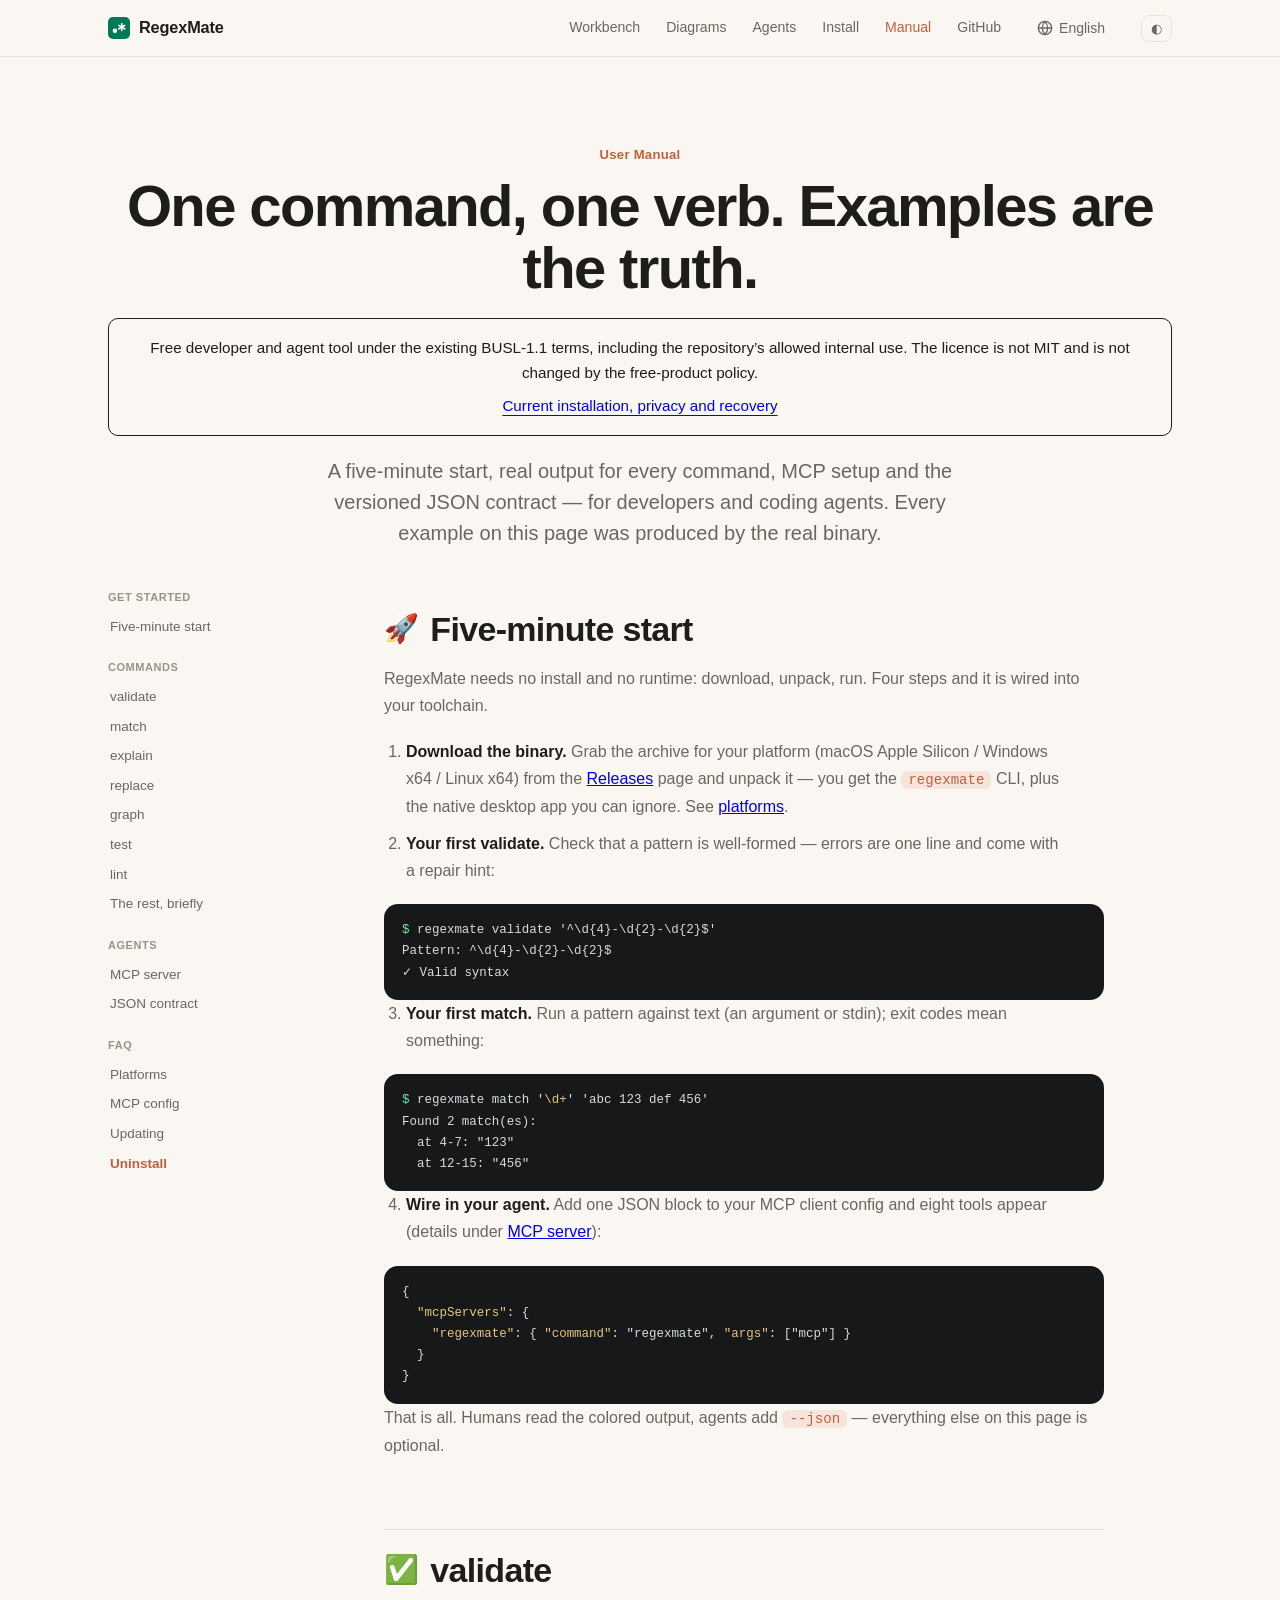
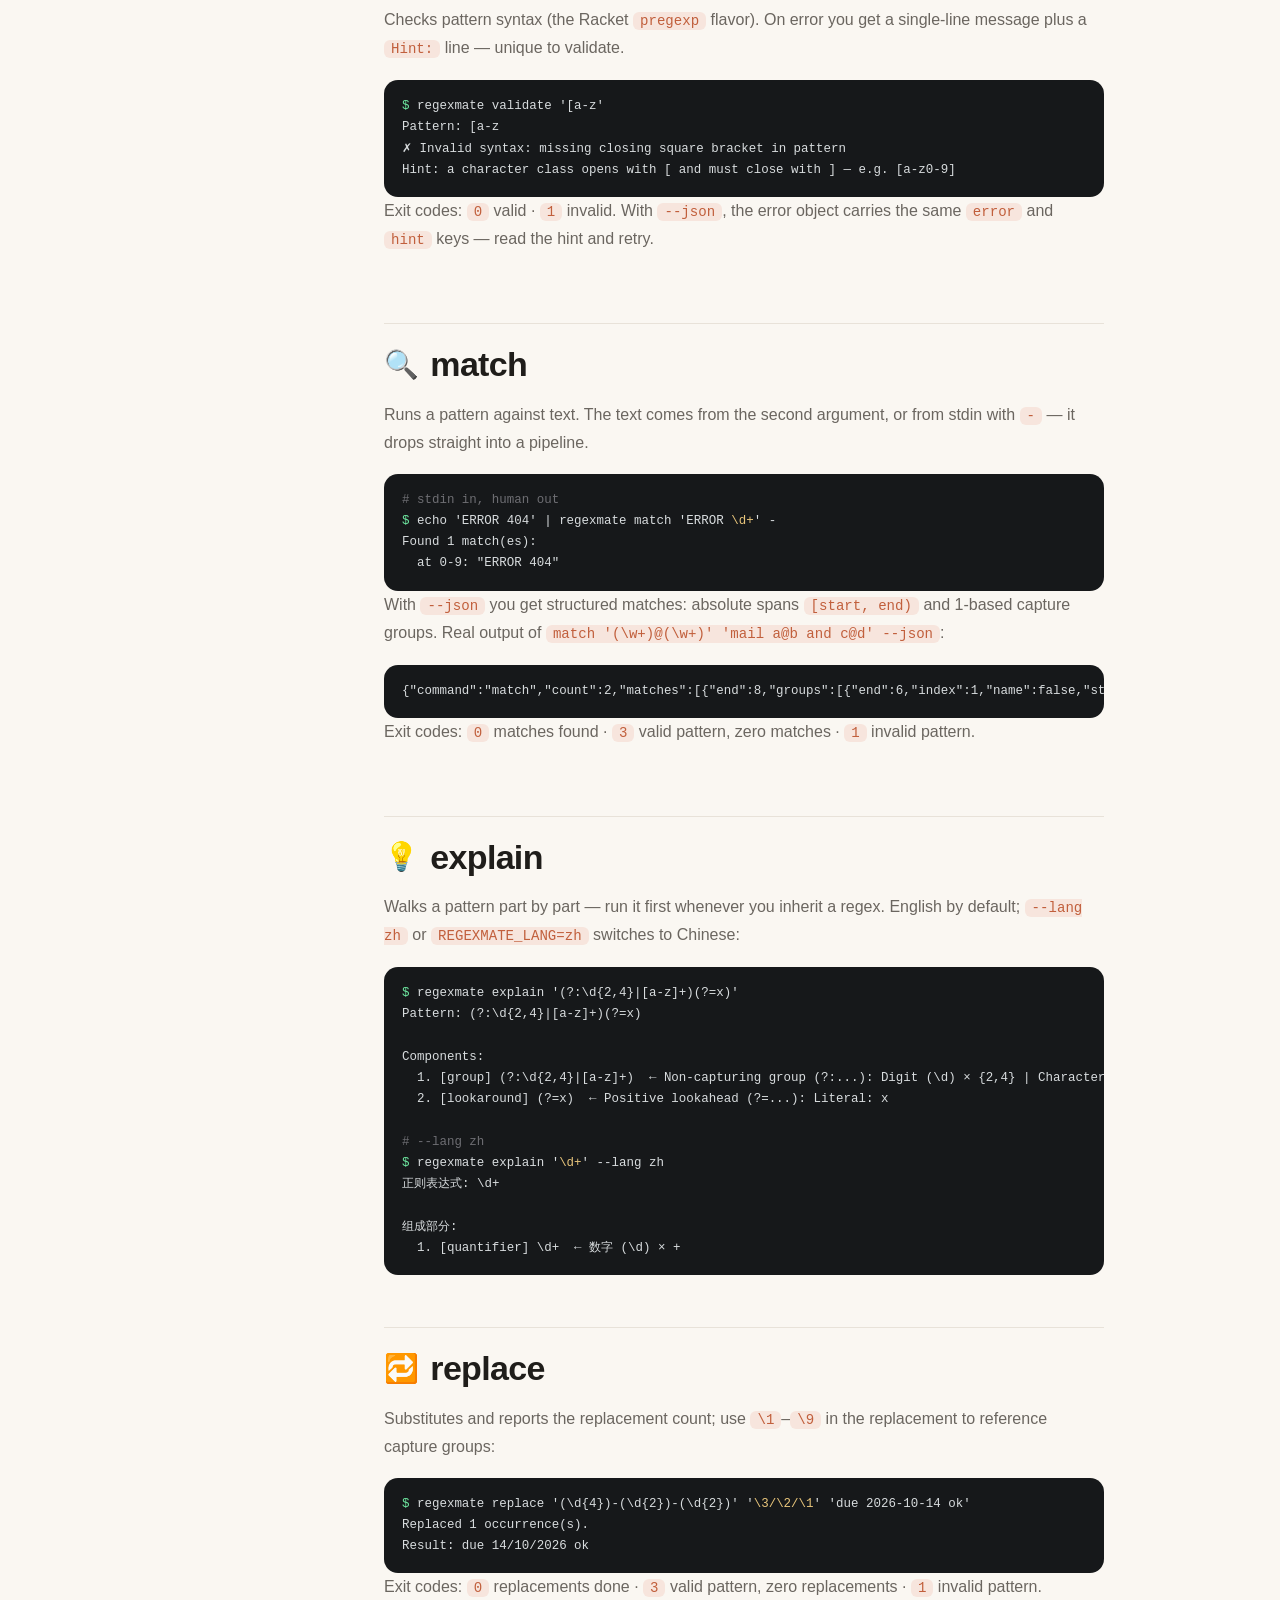
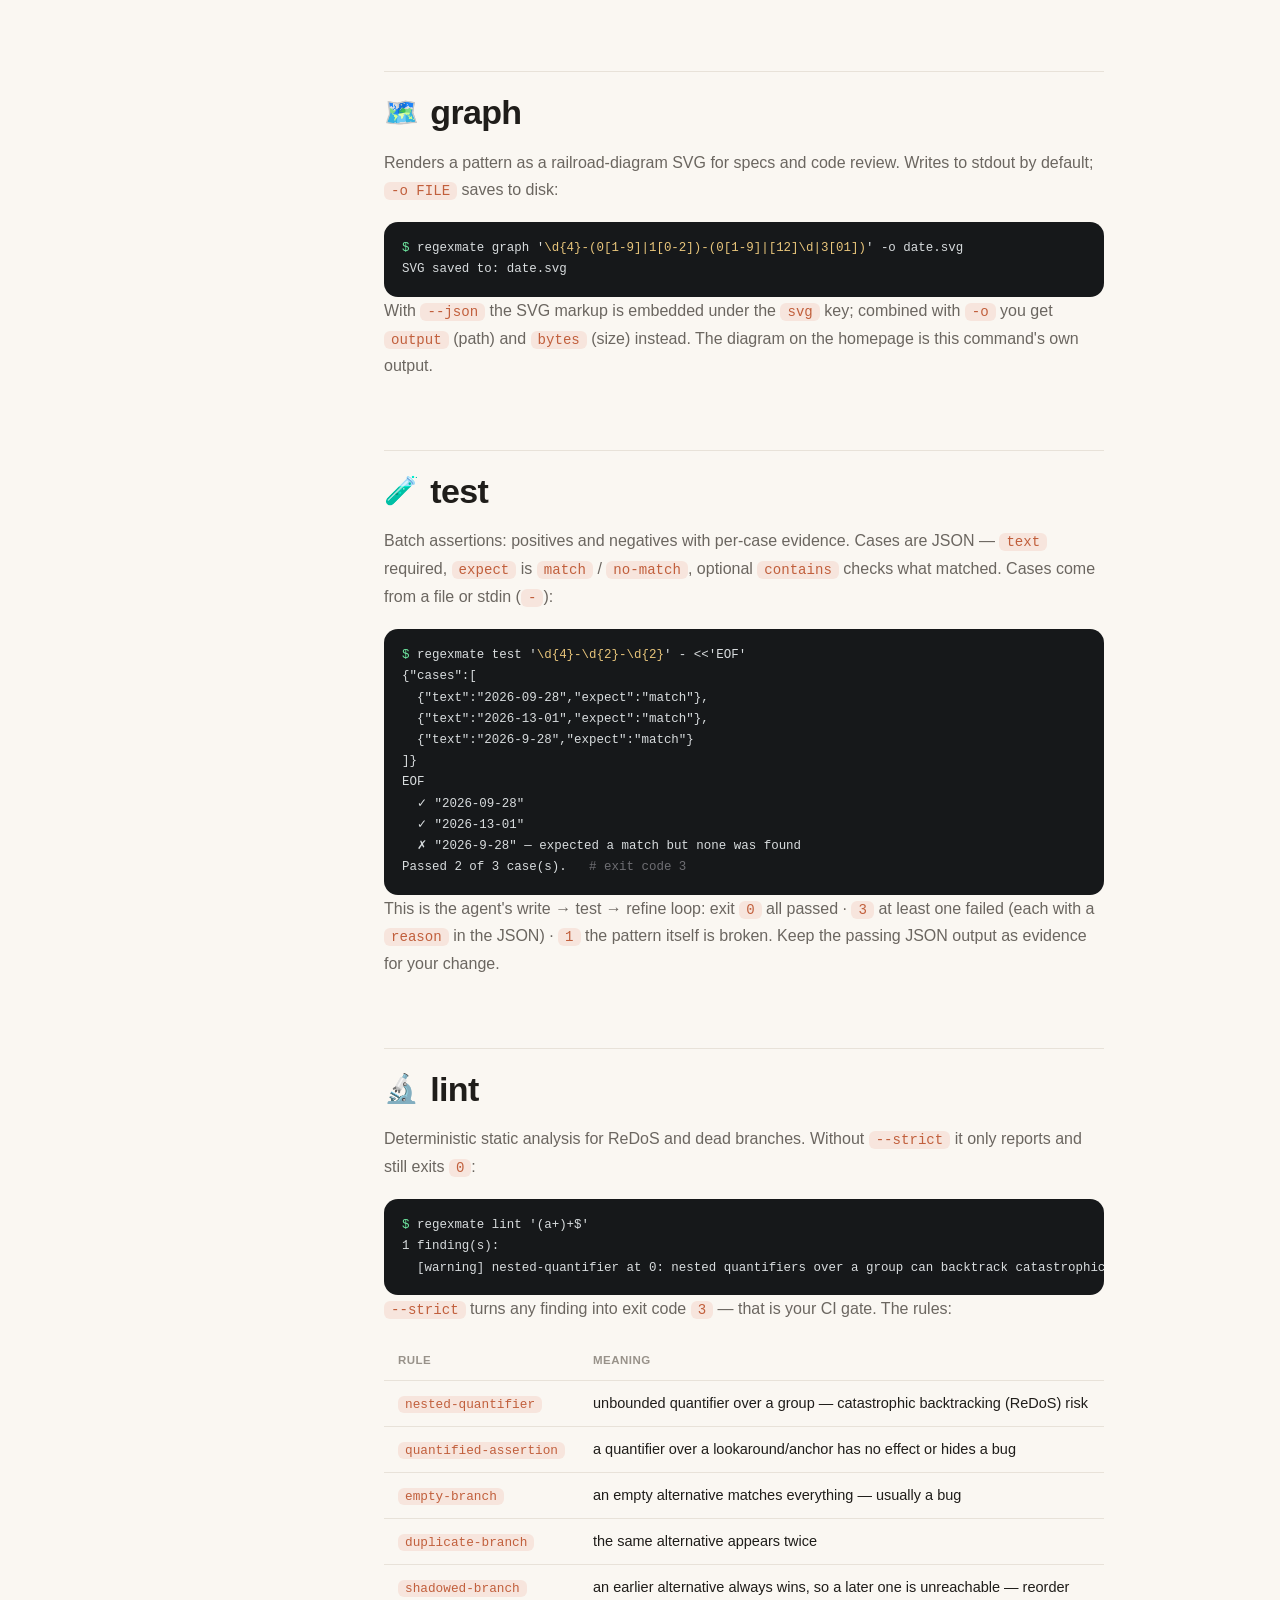
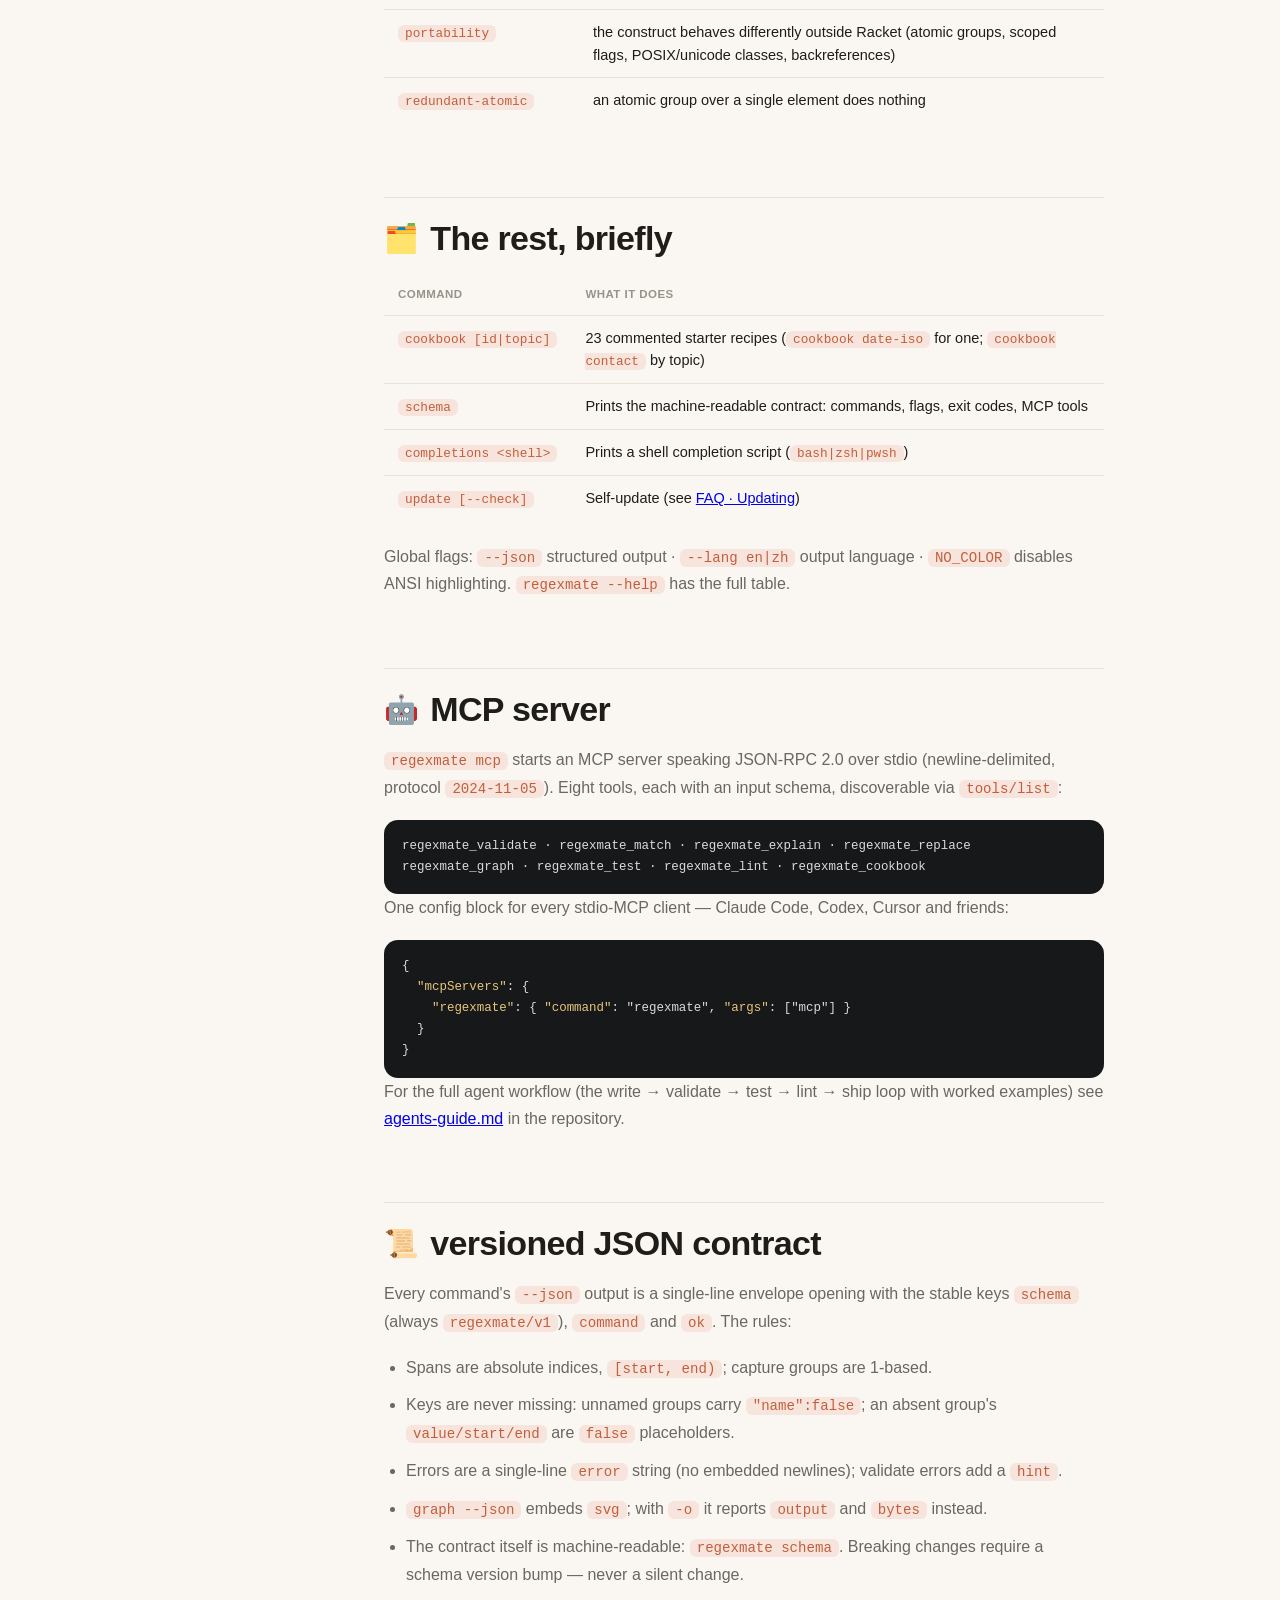
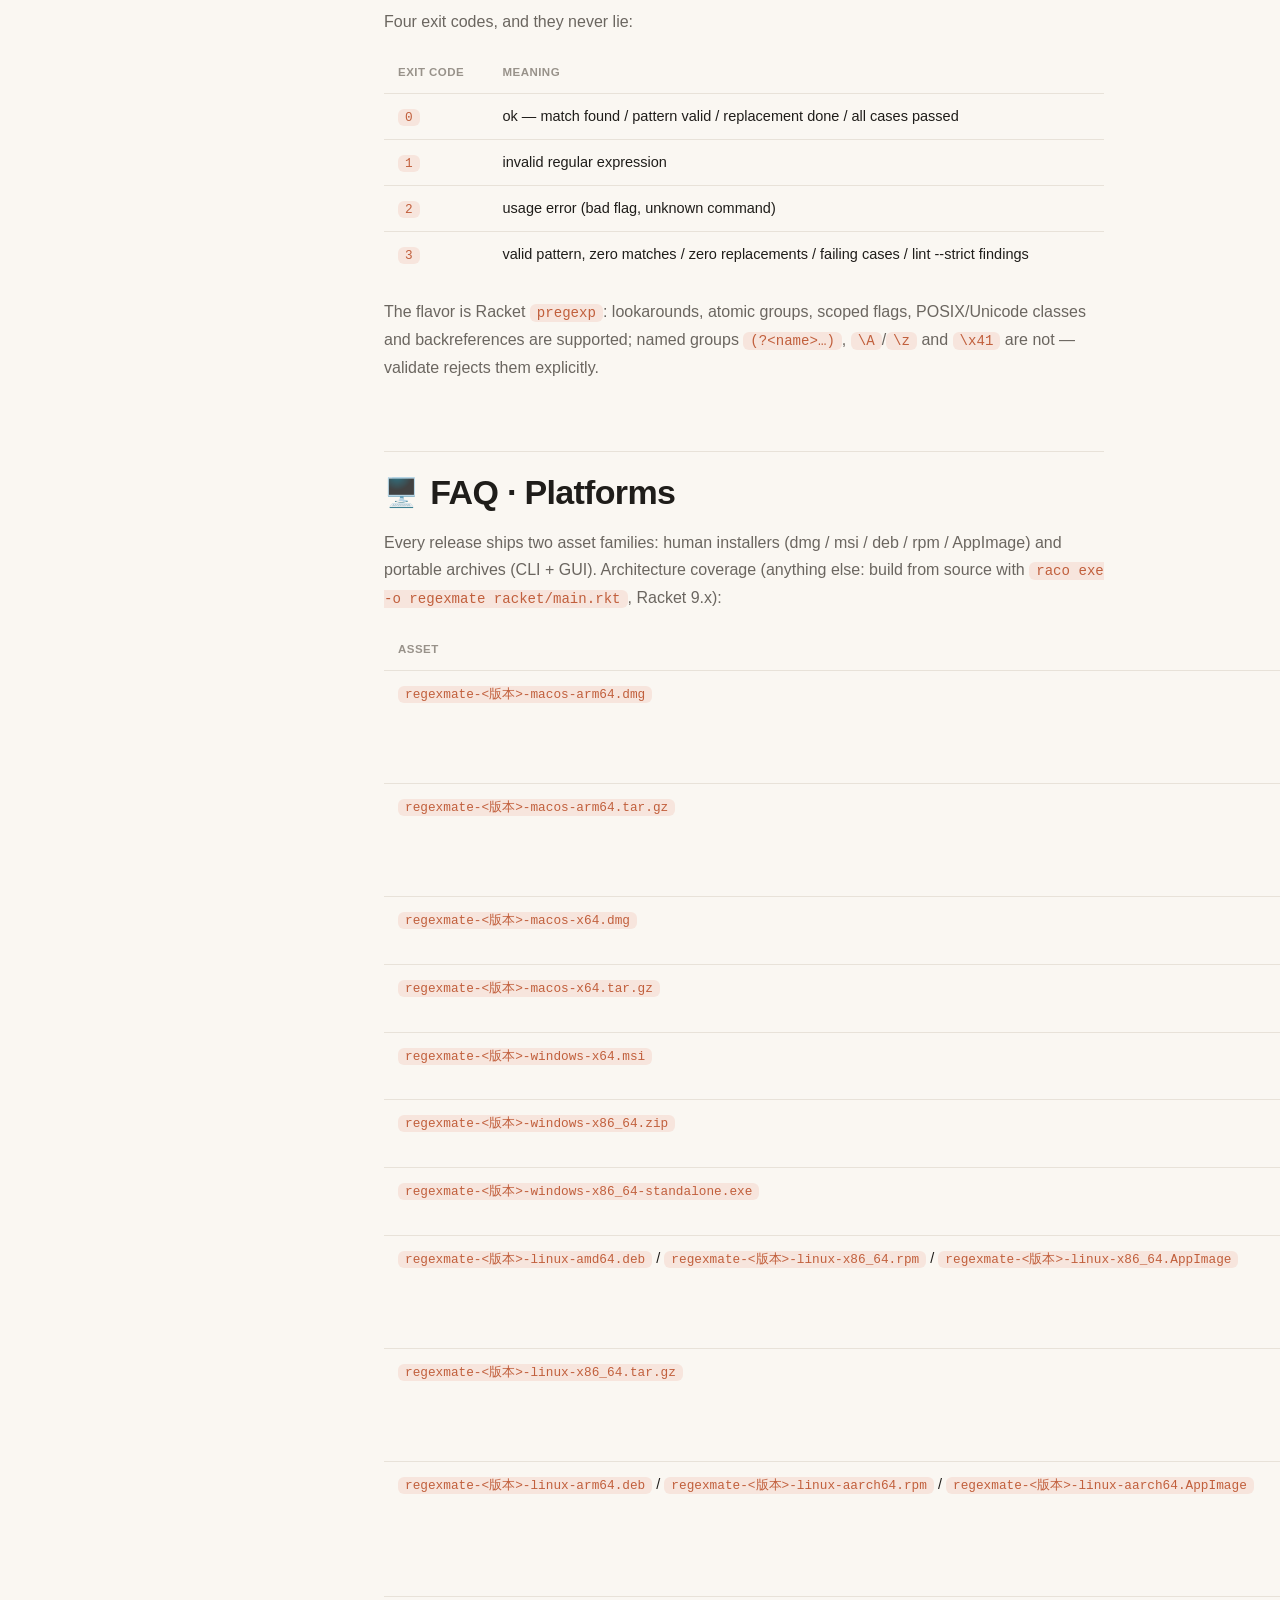
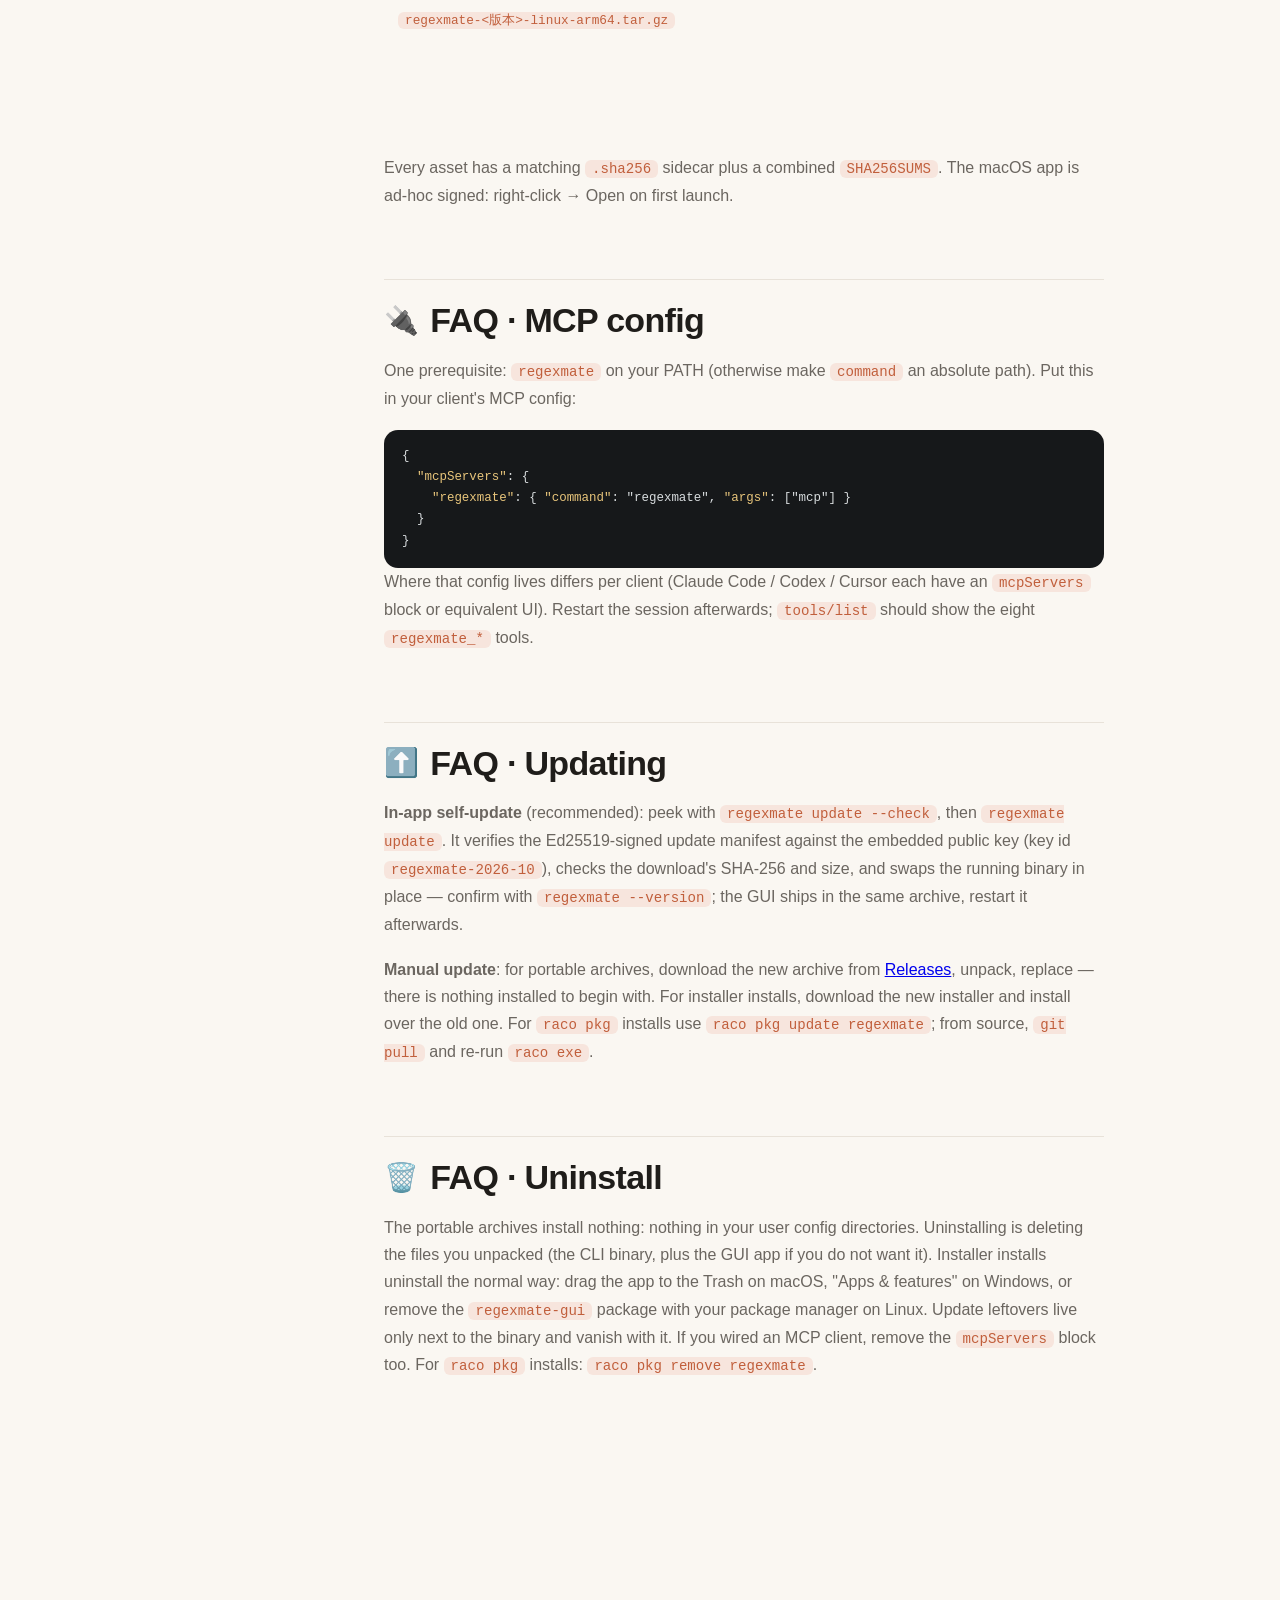
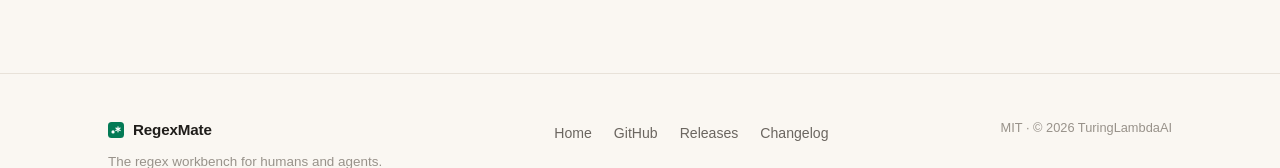
<file: docs/guide.html>
<!DOCTYPE html>
<html lang="zh-CN">
<head>
    <meta charset="UTF-8">
    <meta name="viewport" content="width=device-width, initial-scale=1.0">
    <title>RegexMate — 用户手册</title>
    <meta name="description" content="RegexMate 用户手册：五分钟上手、每个命令的真实示例、MCP server 接入、版本化 JSON 契约与常见问题。面向开发者与 coding agents。">
    <meta property="og:title" content="RegexMate — 用户手册">
    <meta property="og:description" content="五分钟上手、每个命令的真实示例、MCP 接入、版本化 JSON 契约与常见问题。面向开发者与 coding agents。">
    <meta property="og:type" content="website">
    <meta name="theme-color" media="(prefers-color-scheme: light)" content="#faf7f2">
    <meta name="theme-color" media="(prefers-color-scheme: dark)" content="#0A0A0B">
    <script>
      // anti-flash: resolve the theme before the stylesheet applies —
      // localStorage wins when the user picked manually, else the OS setting
      (function () {
        var t = localStorage.getItem('regexmate-theme');
        if (!t) t = matchMedia('(prefers-color-scheme: dark)').matches ? 'dark' : 'light';
        document.documentElement.dataset.theme = t;
      })();
    </script>
    <link rel="icon" type="image/svg+xml" href="assets/favicon.svg">
    <link rel="stylesheet" href="styles.css?v=4">
<script>
var _hmt = _hmt || [];
(function() {
  var hm = document.createElement("script");
  hm.src = "https://hm.baidu.com/hm.js?8e2445912635226bcba0c400bfb6079d";
  var s = document.getElementsByTagName("script")[0];
  s.parentNode.insertBefore(hm, s);
})();
</script>
<style>.lang-menu li.lang-choice{padding:0}.lang-menu .lang-choice button{display:block;width:100%;padding:8px 12px;border:0;background:transparent;color:inherit;font:inherit;text-align:left;cursor:pointer}.lang-menu .lang-choice button:focus-visible{outline:2px solid currentColor;outline-offset:-2px;border-radius:4px}</style>
<style>.guide-status{margin:20px 0;padding:16px 20px;border:1px solid currentColor;border-radius:10px;font-size:.95rem;line-height:1.65}.guide-status p{margin:0 0 8px}.guide-status a{text-decoration:underline;text-underline-offset:4px}html:lang(en) .reader-zh,html:lang(zh) .reader-en{display:none!important}</style>
</head>
<body>

    <!-- Nav -->
    <nav class="nav">
        <div class="nav-inner">
            <a class="brand" href="index.html">
                <svg width="22" height="22" viewBox="0 0 512 512" fill="none" aria-hidden="true">
                    <rect width="512" height="512" rx="115" fill="#037A55"/>
                    <circle cx="161" cy="318" r="52" fill="#FFFFFF"/>
                    <line x1="320" y1="156" x2="320" y2="314" stroke="#FFFFFF" stroke-width="37" stroke-linecap="round"/>
                    <line x1="251.6" y1="195.5" x2="388.4" y2="274.5" stroke="#FFFFFF" stroke-width="37" stroke-linecap="round"/>
                    <line x1="388.4" y1="195.5" x2="251.6" y2="274.5" stroke="#FFFFFF" stroke-width="37" stroke-linecap="round"/>
                </svg>
                RegexMate
            </a>
            <div class="nav-links">
                <a href="index.html#workbench" data-i18n="nav.workbench">工作台</a>
                <a href="index.html#diagrams" data-i18n="nav.diagrams">图解</a>
                <a href="index.html#agents" data-i18n="nav.agents">智能体</a>
                <a href="index.html#install" data-i18n="nav.install">安装</a>
                <a href="guide.html" data-i18n="nav.manual" style="color:var(--accent)">手册</a>
                <a href="https://github.com/turlamai/regexmate" class="nav-github">GitHub</a>
                <div class="lang-dropdown-wrapper">
                    <button class="lang-btn" type="button" onclick="void 0" aria-label="Switch language">
                        <svg width="16" height="16" viewBox="0 0 24 24" fill="none" stroke="currentColor" stroke-width="2" stroke-linecap="round" stroke-linejoin="round"><circle cx="12" cy="12" r="10"></circle><line x1="2" y1="12" x2="22" y2="12"></line><path d="M12 2a15.3 15.3 0 0 1 4 10 15.3 15.3 0 0 1-4 10 15.3 15.3 0 0 1-4-10 15.3 15.3 0 0 1 4-10z"></path></svg>
                        <span id="current-lang-label">简体中文</span>
                    </button>
                    <ul class="lang-menu">
                        <li class="lang-choice"><button type="button" onclick="setLanguage('en')">English</button></li>
                        <li class="lang-choice"><button type="button" onclick="setLanguage('zh')">简体中文</button></li>
                    </ul>
                </div>
                <button class="theme-btn" id="theme-btn" type="button" aria-label="Toggle theme">◐</button>
            </div>
        </div>
    </nav>

    <!-- Hero -->
    <header class="manual-hero">
        <div class="container">
            <p class="eyebrow" data-i18n="gd.eyebrow">用户手册</p>
            <h1 data-i18n="gd.title">一条命令一个动词，示例即真相。</h1>
<aside class="guide-status"><p class="reader-en " lang="en">Free developer and agent tool under the existing BUSL-1.1 terms, including the repository’s allowed internal use. The licence is not MIT and is not changed by the free-product policy.</p><p class="reader-zh " lang="zh">按现行 BUSL-1.1 条款提供的免费开发者与 agent 工具，包含仓库许可的内部使用。许可证不是 MIT，免费定位不改变许可条款。</p><a class="reader-en" lang="en" href="https://github.com/turlamai/regexmate/blob/main/docs/USER-GUIDE.md">Current installation, privacy and recovery</a><a class="reader-zh" lang="zh" href="https://github.com/turlamai/regexmate/blob/main/docs/USER-GUIDE.zh-CN.md">当前安装、隐私与恢复</a></aside>
            <p class="lead" data-i18n="gd.lead">五分钟上手、每个命令的真实输出、MCP 接入与版本化 JSON 契约——面向开发者与 coding agents。本页所有示例都由真实二进制产出。</p>
        </div>
    </header>

    <!-- Two-column: TOC + content -->
    <div class="manual-layout">

        <aside class="manual-toc" id="toc">
            <div class="manual-toc-group" data-i18n="gd.toc.start">上手</div>
            <a href="#quickstart" data-i18n="gd.toc.quickstart">五分钟上手</a>
            <div class="manual-toc-group" data-i18n="gd.toc.cmds">命令</div>
            <a href="#validate">validate</a>
            <a href="#match">match</a>
            <a href="#explain">explain</a>
            <a href="#replace">replace</a>
            <a href="#graph">graph</a>
            <a href="#test">test</a>
            <a href="#lint">lint</a>
            <a href="#cheatsheet" data-i18n="gd.toc.more">其余命令速查</a>
            <div class="manual-toc-group" data-i18n="gd.toc.agents">智能体</div>
            <a href="#mcp">MCP server</a>
            <a href="#contract" data-i18n="gd.toc.contract">JSON 契约</a>
            <div class="manual-toc-group">FAQ</div>
            <a href="#faq-platforms" data-i18n="gd.toc.platforms">平台覆盖</a>
            <a href="#faq-mcp" data-i18n="gd.toc.mcp">MCP 配置</a>
            <a href="#faq-update" data-i18n="gd.toc.update">更新</a>
            <a href="#faq-uninstall" data-i18n="gd.toc.uninstall">卸载</a>
        </aside>

        <main>

            <!-- =================== Quick start =================== -->
            <section class="manual-section" id="quickstart">
                <h2 class="manual-h2"><span class="h2-emoji">🚀</span><span data-i18n="gd.qs.title">五分钟上手</span></h2>
                <p data-i18n="gd.qs.p1">RegexMate 免安装、免运行时：下载、解压、运行。以下四步走完，你已经把它接进了你的工具链。</p>
                <ol>
                    <li data-i18n="gd.qs.s1"><strong>下载二进制。</strong>到 <a href="https://github.com/turlamai/regexmate/releases/latest">Releases</a> 页取对应平台的包（macOS Apple Silicon / Windows x64 / Linux x64），解压即得 <code>regexmate</code> CLI——包里还带原生桌面应用，不需要可略过。详见 <a href="#faq-platforms">平台覆盖</a>。</li>
                    <li data-i18n="gd.qs.s2"><strong>第一条 validate。</strong>确认一个正则写没写对——错误单行输出，还带修复提示：</li>
                </ol>
                <div class="out"><span class="prompt">$</span> regexmate validate '^\d{4}-\d{2}-\d{2}$'
Pattern: ^\d{4}-\d{2}-\d{2}$
✓ Valid syntax</div>
                <ol start="3">
                    <li data-i18n="gd.qs.s3"><strong>第一条 match。</strong>对文本（参数或 stdin）执行匹配，退出码语义化：</li>
                </ol>
                <div class="out"><span class="prompt">$</span> regexmate match '<span class="flag">\d+</span>' 'abc 123 def 456'
Found 2 match(es):
  at 4-7: "123"
  at 12-15: "456"</div>
                <ol start="4">
                    <li data-i18n="gd.qs.s4"><strong>接进你的 agent。</strong>在 MCP 客户端配置里加一段 JSON，八个工具即刻可用（完整说明见 <a href="#mcp">MCP server</a>）：</li>
                </ol>
                <div class="out">{
  <span class="flag">"mcpServers"</span>: {
    <span class="flag">"regexmate"</span>: { <span class="flag">"command"</span>: "regexmate", <span class="flag">"args"</span>: ["mcp"] }
  }
}</div>
                <p data-i18n="gd.qs.note">就这些。人类直接读彩色输出，agent 加一个 <code>--json</code>——其余章节都是可选的。</p>
            </section>

            <!-- =================== validate =================== -->
            <section class="manual-section" id="validate">
                <h2 class="manual-h2"><span class="h2-emoji">✅</span><span>validate</span></h2>
                <p data-i18n="gd.validate.p1">检查正则语法（Racket <code>pregexp</code> 方言）。语法错误时输出单行错误和一行 <code>Hint:</code> 修复建议——这是 validate 独有的。</p>
                <div class="out"><span class="prompt">$</span> regexmate validate '[a-z'
Pattern: [a-z
✗ Invalid syntax: missing closing square bracket in pattern
Hint: a character class opens with [ and must close with ] — e.g. [a-z0-9]</div>
                <p data-i18n="gd.validate.p2">退出码：<code>0</code> 语法有效 · <code>1</code> 语法无效。加 <code>--json</code> 时错误对象同样携带 <code>error</code> 与 <code>hint</code> 键，agent 读 hint 再重试即可。</p>
            </section>

            <!-- =================== match =================== -->
            <section class="manual-section" id="match">
                <h2 class="manual-h2"><span class="h2-emoji">🔍</span><span>match</span></h2>
                <p data-i18n="gd.match.p1">对文本执行匹配。文本来自第二个参数，或用 <code>-</code> 从 stdin 读——管道里随手就能接。</p>
                <div class="out"><span class="comment"># stdin in, human out</span>
<span class="prompt">$</span> echo 'ERROR 404' | regexmate match 'ERROR <span class="flag">\d+</span>' -
Found 1 match(es):
  at 0-9: "ERROR 404"</div>
                <p data-i18n="gd.match.p2"><code>--json</code> 时输出结构化匹配：绝对区间 <code>[start, end)</code>、从 1 计数的捕获组。下面是 <code>match '(\w+)@(\w+)' 'mail a@b and c@d' --json</code> 的真实输出：</p>
                <div class="out">{"command":"match","count":2,"matches":[{"end":8,"groups":[{"end":6,"index":1,"name":false,"start":5,"value":"a"},{"end":8,"index":2,"name":false,"start":7,"value":"b"}],"start":5,"value":"a@b"},{"end":16,"groups":[{"end":14,"index":1,"name":false,"start":13,"value":"c"},{"end":16,"index":2,"name":false,"start":15,"value":"d"}],"start":13,"value":"c@d"}],"ok":true,"pattern":"(\\w+)@(\\w+)","schema":"regexmate/v1","text":"mail a@b and c@d"}</div>
                <p data-i18n="gd.match.p3">退出码：<code>0</code> 有匹配 · <code>3</code> 语法有效但零匹配 · <code>1</code> 正则无效。</p>
            </section>

            <!-- =================== explain =================== -->
            <section class="manual-section" id="explain">
                <h2 class="manual-h2"><span class="h2-emoji">💡</span><span>explain</span></h2>
                <p data-i18n="gd.explain.p1">逐段解释一个正则——接手别人的正则时先跑一遍。默认英文，<code>--lang zh</code> 或环境变量 <code>REGEXMATE_LANG=zh</code> 切中文：</p>
                <div class="out"><span class="prompt">$</span> regexmate explain '(?:\d{2,4}|[a-z]+)(?=x)'
Pattern: (?:\d{2,4}|[a-z]+)(?=x)

Components:
  1. [group] (?:\d{2,4}|[a-z]+)  ← Non-capturing group (?:...): Digit (\d) × {2,4} | Character class: [a-z] × +
  2. [lookaround] (?=x)  ← Positive lookahead (?=...): Literal: x

<span class="comment"># --lang zh</span>
<span class="prompt">$</span> regexmate explain '<span class="flag">\d+</span>' --lang zh
正则表达式: \d+

组成部分:
  1. [quantifier] \d+  ← 数字 (\d) × +</div>
            </section>

            <!-- =================== replace =================== -->
            <section class="manual-section" id="replace">
                <h2 class="manual-h2"><span class="h2-emoji">🔁</span><span>replace</span></h2>
                <p data-i18n="gd.replace.p1">替换并报告替换次数，替换文本里用 <code>\1</code>–<code>\9</code> 反向引用捕获组：</p>
                <div class="out"><span class="prompt">$</span> regexmate replace '(\d{4})-(\d{2})-(\d{2})' '<span class="flag">\3/\2/\1</span>' 'due 2026-10-14 ok'
Replaced 1 occurrence(s).
Result: due 14/10/2026 ok</div>
                <p data-i18n="gd.replace.p2">退出码：<code>0</code> 有替换 · <code>3</code> 语法有效但零替换 · <code>1</code> 正则无效。</p>
            </section>

            <!-- =================== graph =================== -->
            <section class="manual-section" id="graph">
                <h2 class="manual-h2"><span class="h2-emoji">🗺️</span><span>graph</span></h2>
                <p data-i18n="gd.graph.p1">把正则渲染成铁路图 SVG，用于规格文档和代码评审。默认写 stdout，<code>-o FILE</code> 落盘：</p>
                <div class="out"><span class="prompt">$</span> regexmate graph '<span class="flag">\d{4}-(0[1-9]|1[0-2])-(0[1-9]|[12]\d|3[01])</span>' -o date.svg
SVG saved to: date.svg</div>
                <p data-i18n="gd.graph.p2"><code>--json</code> 时 SVG 直接内嵌在 <code>svg</code> 键里；与 <code>-o</code> 同用时则报告 <code>output</code>（路径）和 <code>bytes</code>（大小）两个键。首页那张铁路图就是这个命令自己的输出。</p>
            </section>

            <!-- =================== test =================== -->
            <section class="manual-section" id="test">
                <h2 class="manual-h2"><span class="h2-emoji">🧪</span><span>test</span></h2>
                <p data-i18n="gd.test.p1">批量断言：正反用例各来一遍，逐条给出证据。用例是 JSON——<code>text</code> 必填，<code>expect</code> 取 <code>match</code> / <code>no-match</code>，可选 <code>contains</code> 检查匹配内容。用例文件参数或 stdin（<code>-</code>）皆可：</p>
                <div class="out"><span class="prompt">$</span> regexmate test '<span class="flag">\d{4}-\d{2}-\d{2}</span>' - &lt;&lt;'EOF'
{"cases":[
  {"text":"2026-09-28","expect":"match"},
  {"text":"2026-13-01","expect":"match"},
  {"text":"2026-9-28","expect":"match"}
]}
EOF
  ✓ "2026-09-28"
  ✓ "2026-13-01"
  ✗ "2026-9-28" — expected a match but none was found
Passed 2 of 3 case(s).<span class="comment">   # exit code 3</span></div>
                <p data-i18n="gd.test.p2">这就是 agent 的 write → test → refine 循环：退出码 <code>0</code> 全部通过 · <code>3</code> 有用例失败（JSON 输出里逐条带 <code>reason</code>）· <code>1</code> 正则本身无效。把通过的 JSON 输出留作改动证据。</p>
            </section>

            <!-- =================== lint =================== -->
            <section class="manual-section" id="lint">
                <h2 class="manual-h2"><span class="h2-emoji">🔬</span><span>lint</span></h2>
                <p data-i18n="gd.lint.p1">确定性静态分析，抓 ReDoS 与死分支。不加 <code>--strict</code> 时只报告、退出码仍为 <code>0</code>：</p>
                <div class="out"><span class="prompt">$</span> regexmate lint '(a+)+$'
1 finding(s):
  [warning] nested-quantifier at 0: nested quantifiers over a group can backtrack catastrophically on non-matching input</div>
                <p data-i18n="gd.lint.p2"><code>--strict</code> 把任何发现变成退出码 <code>3</code>——CI 门禁就靠它。规则一览：</p>
                <table class="syntax-table">
                    <thead>
                        <tr>
                            <th data-i18n="gd.lint.th1">规则</th>
                            <th data-i18n="gd.lint.th2">含义</th>
                        </tr>
                    </thead>
                    <tbody>
                        <tr><td><code>nested-quantifier</code></td><td data-i18n="gd.lint.r1">组上再叠无界量词——灾难性回溯（ReDoS）风险</td></tr>
                        <tr><td><code>quantified-assertion</code></td><td data-i18n="gd.lint.r2">环视/锚点上的量词无效果或掩盖 bug</td></tr>
                        <tr><td><code>empty-branch</code></td><td data-i18n="gd.lint.r3">空分支匹配一切——通常是 bug</td></tr>
                        <tr><td><code>duplicate-branch</code></td><td data-i18n="gd.lint.r4">同一分支出现两次</td></tr>
                        <tr><td><code>shadowed-branch</code></td><td data-i18n="gd.lint.r5">前面的分支永远命中，后面的分支不可达——调整顺序</td></tr>
                        <tr><td><code>portability</code></td><td data-i18n="gd.lint.r6">该构造在 Racket 之外行为不同（原子组、内嵌旗标、POSIX/unicode 类、反向引用）</td></tr>
                        <tr><td><code>redundant-atomic</code></td><td data-i18n="gd.lint.r7">单元素上的原子组不起作用</td></tr>
                    </tbody>
                </table>
            </section>

            <!-- =================== cheatsheet =================== -->
            <section class="manual-section" id="cheatsheet">
                <h2 class="manual-h2"><span class="h2-emoji">🗂️</span><span data-i18n="gd.cheat.title">其余命令速查</span></h2>
                <table class="syntax-table">
                    <thead>
                        <tr>
                            <th data-i18n="gd.cheat.th1">命令</th>
                            <th data-i18n="gd.cheat.th2">作用</th>
                        </tr>
                    </thead>
                    <tbody>
                        <tr><td><code>cookbook [id|topic]</code></td><td data-i18n="gd.cheat.c1">23 个带讲解的入门配方（<code>cookbook date-iso</code> 看单条；<code>cookbook contact</code> 按主题）</td></tr>
                        <tr><td><code>schema</code></td><td data-i18n="gd.cheat.c2">打印机器可读契约：命令、旗标、退出码、MCP 工具</td></tr>
                        <tr><td><code>completions &lt;shell&gt;</code></td><td data-i18n="gd.cheat.c3">输出 shell 补全脚本（<code>bash|zsh|pwsh</code>）</td></tr>
                        <tr><td><code>update [--check]</code></td><td data-i18n="gd.cheat.c4">自更新（见 <a href="#faq-update">FAQ·更新</a>）</td></tr>
                    </tbody>
                </table>
                <p data-i18n="gd.cheat.note">通用旗标：<code>--json</code> 结构化输出 · <code>--lang en|zh</code> 输出语言 · <code>NO_COLOR</code> 关闭 ANSI 高亮。用 <code>regexmate --help</code> 看全表。</p>
            </section>

            <!-- =================== MCP =================== -->
            <section class="manual-section" id="mcp">
                <h2 class="manual-h2"><span class="h2-emoji">🤖</span><span>MCP server</span></h2>
                <p data-i18n="gd.mcp.p1"><code>regexmate mcp</code> 启动 stdio 上的 JSON-RPC 2.0（换行分隔，协议版本 <code>2024-11-05</code>）MCP server。八个工具，各带输入 schema，可通过 <code>tools/list</code> 发现：</p>
                <div class="out">regexmate_validate · regexmate_match · regexmate_explain · regexmate_replace
regexmate_graph · regexmate_test · regexmate_lint · regexmate_cookbook</div>
                <p data-i18n="gd.mcp.p2">Claude Code、Codex、Cursor 等任何支持 stdio MCP 的客户端都认这一段配置：</p>
                <div class="out">{
  <span class="flag">"mcpServers"</span>: {
    <span class="flag">"regexmate"</span>: { <span class="flag">"command"</span>: "regexmate", <span class="flag">"args"</span>: ["mcp"] }
  }
}</div>
                <p data-i18n="gd.mcp.p3">给 agent 的完整工作流（write → validate → test → lint → ship 循环与实例）见仓库里的 <a href="https://github.com/turlamai/regexmate/blob/main/docs/agents-guide.md">agents-guide.md</a>。</p>
            </section>

            <!-- =================== contract =================== -->
            <section class="manual-section" id="contract">
                <h2 class="manual-h2"><span class="h2-emoji">📜</span><span data-i18n="gd.contract.title">versioned JSON contract</span></h2>
                <p data-i18n="gd.contract.p1">每个命令的 <code>--json</code> 输出都是单行信封，稳定键 <code>schema</code>（恒为 <code>regexmate/v1</code>）、<code>command</code>、<code>ok</code> 打头。规则：</p>
                <ul>
                    <li data-i18n="gd.contract.r1">区间是绝对下标、<code>[start, end)</code> 半开；捕获组从 1 计数。</li>
                    <li data-i18n="gd.contract.r2">键永不缺席：未命名组 <code>"name":false</code>；缺席的组 <code>value/start/end</code> 用 <code>false</code> 占位。</li>
                    <li data-i18n="gd.contract.r3">错误是单行 <code>error</code> 字符串（无内嵌换行）；validate 的错误附 <code>hint</code> 修复建议。</li>
                    <li data-i18n="gd.contract.r4"><code>graph --json</code> 内嵌 <code>svg</code>；与 <code>-o</code> 同用时报告 <code>output</code> 与 <code>bytes</code>。</li>
                    <li data-i18n="gd.contract.r5">契约本身机读：<code>regexmate schema</code>。破坏性变更必须先升 schema 版本，绝不悄悄改。</li>
                </ul>
                <p data-i18n="gd.contract.p2">退出码四档，语义从不撒谎：</p>
                <table class="syntax-table">
                    <thead>
                        <tr><th data-i18n="gd.contract.th1">退出码</th><th data-i18n="gd.contract.th2">含义</th></tr>
                    </thead>
                    <tbody>
                        <tr><td><code>0</code></td><td data-i18n="gd.contract.e0">成功——有匹配 / 语法有效 / 完成替换 / 用例全过</td></tr>
                        <tr><td><code>1</code></td><td data-i18n="gd.contract.e1">正则表达式无效</td></tr>
                        <tr><td><code>2</code></td><td data-i18n="gd.contract.e2">用法错误（错误选项、未知命令）</td></tr>
                        <tr><td><code>3</code></td><td data-i18n="gd.contract.e3">语法有效但零匹配 / 零替换 / 用例失败 / lint --strict 有发现</td></tr>
                    </tbody>
                </table>
                <p data-i18n="gd.contract.p3">正则方言是 Racket <code>pregexp</code>：支持环视、原子组、内嵌旗标、POSIX/Unicode 类、反向引用；不支持命名组 <code>(?&lt;name&gt;…)</code>、<code>\A</code>/<code>\z</code>、<code>\x41</code>——validate 会明确拒绝。</p>
            </section>

            <!-- =================== FAQ: platforms =================== -->
            <section class="manual-section" id="faq-platforms">
                <h2 class="manual-h2"><span class="h2-emoji">🖥️</span><span data-i18n="gd.faq.plat.title">FAQ · 平台覆盖</span></h2>
                <p data-i18n="gd.faq.plat.p1">每个 release 提供两类资产：人类安装器（dmg / msi / deb / rpm / AppImage）与便携压缩包（CLI + GUI）。架构覆盖如下（其余架构请从源码构建：<code>raco exe -o regexmate racket/main.rkt</code>，需 Racket 9.x）：</p>
                <table class="syntax-table">
                    <thead>
                        <tr>
                            <th data-i18n="gd.faq.plat.th1">资产</th>
                            <th data-i18n="gd.faq.plat.th2">平台</th>
                            <th data-i18n="gd.faq.plat.th3">内容</th>
                        </tr>
                    </thead>
                    <tbody>
                        <tr><td><code>regexmate-&lt;版本&gt;-macos-arm64.dmg</code></td><td data-i18n="gd.faq.plat.p4">macOS 14+（Apple Silicon）</td><td data-i18n="gd.faq.plat.p10">GUI 安装器</td></tr>
                        <tr><td><code>regexmate-&lt;版本&gt;-macos-arm64.tar.gz</code></td><td data-i18n="gd.faq.plat.p4">macOS 14+（Apple Silicon）</td><td>CLI + GUI</td></tr>
                        <tr><td><code>regexmate-&lt;版本&gt;-macos-x64.dmg</code></td><td data-i18n="gd.faq.plat.p8">macOS 14+（Intel）</td><td data-i18n="gd.faq.plat.p10">GUI 安装器</td></tr>
                        <tr><td><code>regexmate-&lt;版本&gt;-macos-x64.tar.gz</code></td><td data-i18n="gd.faq.plat.p8">macOS 14+（Intel）</td><td>CLI + GUI</td></tr>
                        <tr><td><code>regexmate-&lt;版本&gt;-windows-x64.msi</code></td><td>Windows 10+ x64</td><td data-i18n="gd.faq.plat.p10">GUI 安装器</td></tr>
                        <tr><td><code>regexmate-&lt;版本&gt;-windows-x86_64.zip</code></td><td>Windows 10+ x64</td><td>CLI + GUI</td></tr>
                        <tr><td><code>regexmate-&lt;版本&gt;-windows-x86_64-standalone.exe</code></td><td>Windows 10+ x64</td><td data-i18n="gd.faq.plat.p5">仅 CLI 的单文件</td></tr>
                        <tr><td><code>regexmate-&lt;版本&gt;-linux-amd64.deb</code> / <code>regexmate-&lt;版本&gt;-linux-x86_64.rpm</code> / <code>regexmate-&lt;版本&gt;-linux-x86_64.AppImage</code></td><td data-i18n="gd.faq.plat.p7">Linux x64（GUI 需 GTK4）</td><td data-i18n="gd.faq.plat.p10">GUI 安装器</td></tr>
                        <tr><td><code>regexmate-&lt;版本&gt;-linux-x86_64.tar.gz</code></td><td data-i18n="gd.faq.plat.p7">Linux x64（GUI 需 GTK4）</td><td>CLI + GUI</td></tr>
                        <tr><td><code>regexmate-&lt;版本&gt;-linux-arm64.deb</code> / <code>regexmate-&lt;版本&gt;-linux-aarch64.rpm</code> / <code>regexmate-&lt;版本&gt;-linux-aarch64.AppImage</code></td><td data-i18n="gd.faq.plat.p9">Linux arm64（GUI 需 GTK4）</td><td data-i18n="gd.faq.plat.p10">GUI 安装器</td></tr>
                        <tr><td><code>regexmate-&lt;版本&gt;-linux-arm64.tar.gz</code></td><td data-i18n="gd.faq.plat.p9">Linux arm64（GUI 需 GTK4）</td><td>CLI + GUI</td></tr>
                    </tbody>
                </table>
                <p data-i18n="gd.faq.plat.p6">每个资产都有同名 <code>.sha256</code> 边车和汇总的 <code>SHA256SUMS</code>。macOS 包为 ad-hoc 签名：首次打开 GUI 需右键 → 打开。</p>
            </section>

            <!-- =================== FAQ: MCP config =================== -->
            <section class="manual-section" id="faq-mcp">
                <h2 class="manual-h2"><span class="h2-emoji">🔌</span><span data-i18n="gd.faq.mcp.title">FAQ · MCP 配置</span></h2>
                <p data-i18n="gd.faq.mcp.p1">前提只有一个：<code>regexmate</code> 可执行文件在 PATH 里（不在的话把 <code>command</code> 写成绝对路径）。把这段放进客户端的 MCP 配置：</p>
                <div class="out">{
  <span class="flag">"mcpServers"</span>: {
    <span class="flag">"regexmate"</span>: { <span class="flag">"command"</span>: "regexmate", <span class="flag">"args"</span>: ["mcp"] }
  }
}</div>
                <p data-i18n="gd.faq.mcp.p2">配置文件位置随客户端而异（Claude Code / Codex / Cursor 各有 <code>mcpServers</code> 段或等价界面）；保存后重启会话，用 <code>tools/list</code> 应能看到八个 <code>regexmate_*</code> 工具。</p>
            </section>

            <!-- =================== FAQ: update =================== -->
            <section class="manual-section" id="faq-update">
                <h2 class="manual-h2"><span class="h2-emoji">⬆️</span><span data-i18n="gd.faq.update.title">FAQ · 更新</span></h2>
                <p data-i18n="gd.faq.update.p1"><strong>应用内自更新</strong>（推荐）：先 <code>regexmate update --check</code> 探一眼，再 <code>regexmate update</code>。更新流程会验证 Ed25519 签名的更新清单（内嵌公钥，key id <code>regexmate-2026-10</code>）、核对下载的 SHA-256 与大小，然后把运行中的二进制原地换装——更新完 <code>regexmate --version</code> 确认；GUI 在同一包里，重启即可。</p>
                <p data-i18n="gd.faq.update.p2"><strong>手动更新</strong>：便携包从 <a href="https://github.com/turlamai/regexmate/releases/latest">Releases</a> 下载新包、解压、覆盖旧文件即可——本来就免安装；安装器安装的重新下载新安装器覆盖安装。<code>raco pkg</code> 安装的用 <code>raco pkg update regexmate</code>；源码安装 <code>git pull</code> 后重跑 <code>raco exe</code>。</p>
            </section>

            <!-- =================== FAQ: uninstall =================== -->
            <section class="manual-section" id="faq-uninstall">
                <h2 class="manual-h2"><span class="h2-emoji">🗑️</span><span data-i18n="gd.faq.un.title">FAQ · 卸载</span></h2>
                <p data-i18n="gd.faq.un.p1">便携包免安装：不写用户配置目录，卸载就是删掉你解包出来的文件（CLI 二进制，连同不要的 GUI 应用）。安装器安装的从系统正常途径卸载：macOS 把应用拖进废纸篓，Windows 用「应用和功能」，Linux 用包管理器移除 <code>regexmate-gui</code> 包。更新产生的临时文件只出现在二进制旁边，随删除一起消失。若从 MCP 客户端接入过，顺手删掉配置里的 <code>mcpServers</code> 段。<code>raco pkg</code> 安装用 <code>raco pkg remove regexmate</code>。</p>
            </section>

        </main>
    </div>

    <!-- Footer -->
    <footer class="footer">
        <div class="container footer-inner">
            <div>
                <div class="brand brand-footer">
                    <svg width="16" height="16" viewBox="0 0 512 512" fill="none" aria-hidden="true">
                        <rect width="512" height="512" rx="115" fill="#037A55"/>
                        <circle cx="161" cy="318" r="52" fill="#FFFFFF"/>
                        <line x1="320" y1="156" x2="320" y2="314" stroke="#FFFFFF" stroke-width="37" stroke-linecap="round"/>
                        <line x1="251.6" y1="195.5" x2="388.4" y2="274.5" stroke="#FFFFFF" stroke-width="37" stroke-linecap="round"/>
                        <line x1="388.4" y1="195.5" x2="251.6" y2="274.5" stroke="#FFFFFF" stroke-width="37" stroke-linecap="round"/>
                    </svg>
                    RegexMate
                </div>
                <p class="footer-note" data-i18n="ft.note">面向人与智能体的正则工作台。</p>
            </div>
            <div class="footer-links">
                <a href="index.html" data-i18n="ft.home">首页</a>
                <a href="https://github.com/turlamai/regexmate">GitHub</a>
                <a href="https://github.com/turlamai/regexmate/releases" data-i18n="ft.releases">发布</a>
                <a href="https://github.com/turlamai/regexmate/blob/main/CHANGELOG.md" data-i18n="ft.changelog">更新日志</a>
            </div>
            <p class="footer-copy">MIT · © 2026 TuringLambdaAI</p>
        </div>
    </footer>

    <script>
    (function () {
        // i18n dictionaries — the static markup is the zh-CN default
        var zh = {
            "meta.title": "RegexMate — 用户手册",
            "meta.description": "RegexMate 用户手册：五分钟上手、每个命令的真实示例、MCP server 接入、版本化 JSON 契约与常见问题。面向开发者与 coding agents。",
            "meta.og.title": "RegexMate — 用户手册",
            "meta.og.description": "五分钟上手、每个命令的真实示例、MCP 接入、版本化 JSON 契约与常见问题。面向开发者与 coding agents。",
            "nav.workbench": "工作台", "nav.diagrams": "图解", "nav.agents": "智能体", "nav.install": "安装", "nav.manual": "手册",
            "gd.eyebrow": "用户手册",
            "gd.title": "一条命令一个动词，示例即真相。",
            "gd.lead": "五分钟上手、每个命令的真实输出、MCP 接入与版本化 JSON 契约——面向开发者与 coding agents。本页所有示例都由真实二进制产出。",
            "gd.toc.start": "上手", "gd.toc.quickstart": "五分钟上手", "gd.toc.cmds": "命令", "gd.toc.more": "其余命令速查",
            "gd.toc.agents": "智能体", "gd.toc.contract": "JSON 契约",
            "gd.toc.platforms": "平台覆盖", "gd.toc.mcp": "MCP 配置", "gd.toc.update": "更新", "gd.toc.uninstall": "卸载",
            "gd.qs.title": "五分钟上手",
            "gd.qs.p1": "RegexMate 免安装、免运行时：下载、解压、运行。以下四步走完，你已经把它接进了你的工具链。",
            "gd.qs.s1": "<strong>下载二进制。</strong>到 <a href='https://github.com/turlamai/regexmate/releases/latest'>Releases</a> 页取对应平台的包（macOS Apple Silicon / Windows x64 / Linux x64），解压即得 <code>regexmate</code> CLI——包里还带原生桌面应用，不需要可略过。详见 <a href='#faq-platforms'>平台覆盖</a>。",
            "gd.qs.s2": "<strong>第一条 validate。</strong>确认一个正则写没写对——错误单行输出，还带修复提示：",
            "gd.qs.s3": "<strong>第一条 match。</strong>对文本（参数或 stdin）执行匹配，退出码语义化：",
            "gd.qs.s4": "<strong>接进你的 agent。</strong>在 MCP 客户端配置里加一段 JSON，八个工具即刻可用（完整说明见 <a href='#mcp'>MCP server</a>）：",
            "gd.qs.note": "就这些。人类直接读彩色输出，agent 加一个 <code>--json</code>——其余章节都是可选的。",
            "gd.validate.p1": "检查正则语法（Racket <code>pregexp</code> 方言）。语法错误时输出单行错误和一行 <code>Hint:</code> 修复建议——这是 validate 独有的。",
            "gd.validate.p2": "退出码：<code>0</code> 语法有效 · <code>1</code> 语法无效。加 <code>--json</code> 时错误对象同样携带 <code>error</code> 与 <code>hint</code> 键，agent 读 hint 再重试即可。",
            "gd.match.p1": "对文本执行匹配。文本来自第二个参数，或用 <code>-</code> 从 stdin 读——管道里随手就能接。",
            "gd.match.p2": "<code>--json</code> 时输出结构化匹配：绝对区间 <code>[start, end)</code>、从 1 计数的捕获组。下面是 <code>match '(\\w+)@(\\w+)' 'mail a@b and c@d' --json</code> 的真实输出：",
            "gd.match.p3": "退出码：<code>0</code> 有匹配 · <code>3</code> 语法有效但零匹配 · <code>1</code> 正则无效。",
            "gd.explain.p1": "逐段解释一个正则——接手别人的正则时先跑一遍。默认英文，<code>--lang zh</code> 或环境变量 <code>REGEXMATE_LANG=zh</code> 切中文：",
            "gd.replace.p1": "替换并报告替换次数，替换文本里用 <code>\\1</code>–<code>\\9</code> 反向引用捕获组：",
            "gd.replace.p2": "退出码：<code>0</code> 有替换 · <code>3</code> 语法有效但零替换 · <code>1</code> 正则无效。",
            "gd.graph.p1": "把正则渲染成铁路图 SVG，用于规格文档和代码评审。默认写 stdout，<code>-o FILE</code> 落盘：",
            "gd.graph.p2": "<code>--json</code> 时 SVG 直接内嵌在 <code>svg</code> 键里；与 <code>-o</code> 同用时则报告 <code>output</code>（路径）和 <code>bytes</code>（大小）两个键。首页那张铁路图就是这个命令自己的输出。",
            "gd.test.p1": "批量断言：正反用例各来一遍，逐条给出证据。用例是 JSON——<code>text</code> 必填，<code>expect</code> 取 <code>match</code> / <code>no-match</code>，可选 <code>contains</code> 检查匹配内容。用例文件参数或 stdin（<code>-</code>）皆可：",
            "gd.test.p2": "这就是 agent 的 write → test → refine 循环：退出码 <code>0</code> 全部通过 · <code>3</code> 有用例失败（JSON 输出里逐条带 <code>reason</code>）· <code>1</code> 正则本身无效。把通过的 JSON 输出留作改动证据。",
            "gd.lint.p1": "确定性静态分析，抓 ReDoS 与死分支。不加 <code>--strict</code> 时只报告、退出码仍为 <code>0</code>：",
            "gd.lint.p2": "<code>--strict</code> 把任何发现变成退出码 <code>3</code>——CI 门禁就靠它。规则一览：",
            "gd.lint.th1": "规则", "gd.lint.th2": "含义",
            "gd.lint.r1": "组上再叠无界量词——灾难性回溯（ReDoS）风险",
            "gd.lint.r2": "环视/锚点上的量词无效果或掩盖 bug",
            "gd.lint.r3": "空分支匹配一切——通常是 bug",
            "gd.lint.r4": "同一分支出现两次",
            "gd.lint.r5": "前面的分支永远命中，后面的分支不可达——调整顺序",
            "gd.lint.r6": "该构造在 Racket 之外行为不同（原子组、内嵌旗标、POSIX/unicode 类、反向引用）",
            "gd.lint.r7": "单元素上的原子组不起作用",
            "gd.cheat.title": "其余命令速查",
            "gd.cheat.th1": "命令", "gd.cheat.th2": "作用",
            "gd.cheat.c1": "23 个带讲解的入门配方（<code>cookbook date-iso</code> 看单条；<code>cookbook contact</code> 按主题）",
            "gd.cheat.c2": "打印机器可读契约：命令、旗标、退出码、MCP 工具",
            "gd.cheat.c3": "输出 shell 补全脚本（<code>bash|zsh|pwsh</code>）",
            "gd.cheat.c4": "自更新（见 <a href='#faq-update'>FAQ·更新</a>）",
            "gd.cheat.note": "通用旗标：<code>--json</code> 结构化输出 · <code>--lang en|zh</code> 输出语言 · <code>NO_COLOR</code> 关闭 ANSI 高亮。用 <code>regexmate --help</code> 看全表。",
            "gd.mcp.p1": "<code>regexmate mcp</code> 启动 stdio 上的 JSON-RPC 2.0（换行分隔，协议版本 <code>2024-11-05</code>）MCP server。八个工具，各带输入 schema，可通过 <code>tools/list</code> 发现：",
            "gd.mcp.p2": "Claude Code、Codex、Cursor 等任何支持 stdio MCP 的客户端都认这一段配置：",
            "gd.mcp.p3": "给 agent 的完整工作流（write → validate → test → lint → ship 循环与实例）见仓库里的 <a href='https://github.com/turlamai/regexmate/blob/main/docs/agents-guide.md'>agents-guide.md</a>。",
            "gd.contract.title": "versioned JSON contract",
            "gd.contract.p1": "每个命令的 <code>--json</code> 输出都是单行信封，稳定键 <code>schema</code>（恒为 <code>regexmate/v1</code>）、<code>command</code>、<code>ok</code> 打头。规则：",
            "gd.contract.r1": "区间是绝对下标、<code>[start, end)</code> 半开；捕获组从 1 计数。",
            "gd.contract.r2": "键永不缺席：未命名组 <code>\"name\":false</code>；缺席的组 <code>value/start/end</code> 用 <code>false</code> 占位。",
            "gd.contract.r3": "错误是单行 <code>error</code> 字符串（无内嵌换行）；validate 的错误附 <code>hint</code> 修复建议。",
            "gd.contract.r4": "<code>graph --json</code> 内嵌 <code>svg</code>；与 <code>-o</code> 同用时报告 <code>output</code> 与 <code>bytes</code>。",
            "gd.contract.r5": "契约本身机读：<code>regexmate schema</code>。破坏性变更必须先升 schema 版本，绝不悄悄改。",
            "gd.contract.p2": "退出码四档，语义从不撒谎：",
            "gd.contract.th1": "退出码", "gd.contract.th2": "含义",
            "gd.contract.e0": "成功——有匹配 / 语法有效 / 完成替换 / 用例全过",
            "gd.contract.e1": "正则表达式无效",
            "gd.contract.e2": "用法错误（错误选项、未知命令）",
            "gd.contract.e3": "语法有效但零匹配 / 零替换 / 用例失败 / lint --strict 有发现",
            "gd.contract.p3": "正则方言是 Racket <code>pregexp</code>：支持环视、原子组、内嵌旗标、POSIX/Unicode 类、反向引用；不支持命名组 <code>(?&lt;name&gt;…)</code>、<code>\\A</code>/<code>\\z</code>、<code>\\x41</code>——validate 会明确拒绝。",
            "gd.faq.plat.title": "FAQ · 平台覆盖",
            "gd.faq.plat.p1": "每个 release 提供两类资产：人类安装器（dmg / msi / deb / rpm / AppImage）与便携压缩包（CLI + GUI）。架构覆盖如下（其余架构请从源码构建：<code>raco exe -o regexmate racket/main.rkt</code>，需 Racket 9.x）：",
            "gd.faq.plat.th1": "资产", "gd.faq.plat.th2": "平台", "gd.faq.plat.th3": "内容",
            "gd.faq.plat.p4": "macOS 14+（Apple Silicon）",
            "gd.faq.plat.p8": "macOS 14+（Intel）", "gd.faq.plat.p9": "Linux arm64（GUI 需 GTK4）", "gd.faq.plat.p10": "GUI 安装器",
            "gd.faq.plat.p5": "仅 CLI 的单文件",
            "gd.faq.plat.p6": "每个资产都有同名 <code>.sha256</code> 边车和汇总的 <code>SHA256SUMS</code>。macOS 包为 ad-hoc 签名：首次打开 GUI 需右键 → 打开。",
            "gd.faq.mcp.title": "FAQ · MCP 配置",
            "gd.faq.mcp.p1": "前提只有一个：<code>regexmate</code> 可执行文件在 PATH 里（不在的话把 <code>command</code> 写成绝对路径）。把这段放进客户端的 MCP 配置：",
            "gd.faq.mcp.p2": "配置文件位置随客户端而异（Claude Code / Codex / Cursor 各有 <code>mcpServers</code> 段或等价界面）；保存后重启会话，用 <code>tools/list</code> 应能看到八个 <code>regexmate_*</code> 工具。",
            "gd.faq.update.title": "FAQ · 更新",
            "gd.faq.update.p1": "<strong>应用内自更新</strong>（推荐）：先 <code>regexmate update --check</code> 探一眼，再 <code>regexmate update</code>。更新流程会验证 Ed25519 签名的更新清单（内嵌公钥，key id <code>regexmate-2026-10</code>）、核对下载的 SHA-256 与大小，然后把运行中的二进制原地换装——更新完 <code>regexmate --version</code> 确认；GUI 在同一包里，重启即可。",
            "gd.faq.update.p2": "<strong>手动更新</strong>：便携包从 <a href='https://github.com/turlamai/regexmate/releases/latest'>Releases</a> 下载新包、解压、覆盖旧文件即可——本来就免安装；安装器安装的重新下载新安装器覆盖安装。<code>raco pkg</code> 安装的用 <code>raco pkg update regexmate</code>；源码安装 <code>git pull</code> 后重跑 <code>raco exe</code>。",
            "gd.faq.un.title": "FAQ · 卸载",
            "gd.faq.un.p1": "便携包免安装：不写用户配置目录，卸载就是删掉你解包出来的文件（CLI 二进制，连同不要的 GUI 应用）。安装器安装的从系统正常途径卸载：macOS 把应用拖进废纸篓，Windows 用「应用和功能」，Linux 用包管理器移除 <code>regexmate-gui</code> 包。更新产生的临时文件只出现在二进制旁边，随删除一起消失。若从 MCP 客户端接入过，顺手删掉配置里的 <code>mcpServers</code> 段。<code>raco pkg</code> 安装用 <code>raco pkg remove regexmate</code>。",
            "ft.note": "面向人与智能体的正则工作台。", "ft.home": "首页", "ft.releases": "发布", "ft.changelog": "更新日志"
        };
        var en = {
            "meta.title": "RegexMate — User Manual",
            "meta.description": "The RegexMate user manual: a five-minute start, real examples for every command, MCP server setup, the versioned JSON contract and FAQ. For developers and coding agents.",
            "meta.og.title": "RegexMate — User Manual",
            "meta.og.description": "A five-minute start, real examples for every command, MCP setup, the versioned JSON contract and FAQ. For developers and coding agents.",
            "nav.workbench": "Workbench", "nav.diagrams": "Diagrams", "nav.agents": "Agents", "nav.install": "Install", "nav.manual": "Manual",
            "gd.eyebrow": "User Manual",
            "gd.title": "One command, one verb. Examples are the truth.",
            "gd.lead": "A five-minute start, real output for every command, MCP setup and the versioned JSON contract — for developers and coding agents. Every example on this page was produced by the real binary.",
            "gd.toc.start": "Get started", "gd.toc.quickstart": "Five-minute start", "gd.toc.cmds": "Commands", "gd.toc.more": "The rest, briefly",
            "gd.toc.agents": "Agents", "gd.toc.contract": "JSON contract",
            "gd.toc.platforms": "Platforms", "gd.toc.mcp": "MCP config", "gd.toc.update": "Updating", "gd.toc.uninstall": "Uninstall",
            "gd.qs.title": "Five-minute start",
            "gd.qs.p1": "RegexMate needs no install and no runtime: download, unpack, run. Four steps and it is wired into your toolchain.",
            "gd.qs.s1": "<strong>Download the binary.</strong> Grab the archive for your platform (macOS Apple Silicon / Windows x64 / Linux x64) from the <a href='https://github.com/turlamai/regexmate/releases/latest'>Releases</a> page and unpack it — you get the <code>regexmate</code> CLI, plus the native desktop app you can ignore. See <a href='#faq-platforms'>platforms</a>.",
            "gd.qs.s2": "<strong>Your first validate.</strong> Check that a pattern is well-formed — errors are one line and come with a repair hint:",
            "gd.qs.s3": "<strong>Your first match.</strong> Run a pattern against text (an argument or stdin); exit codes mean something:",
            "gd.qs.s4": "<strong>Wire in your agent.</strong> Add one JSON block to your MCP client config and eight tools appear (details under <a href='#mcp'>MCP server</a>):",
            "gd.qs.note": "That is all. Humans read the colored output, agents add <code>--json</code> — everything else on this page is optional.",
            "gd.validate.p1": "Checks pattern syntax (the Racket <code>pregexp</code> flavor). On error you get a single-line message plus a <code>Hint:</code> line — unique to validate.",
            "gd.validate.p2": "Exit codes: <code>0</code> valid · <code>1</code> invalid. With <code>--json</code>, the error object carries the same <code>error</code> and <code>hint</code> keys — read the hint and retry.",
            "gd.match.p1": "Runs a pattern against text. The text comes from the second argument, or from stdin with <code>-</code> — it drops straight into a pipeline.",
            "gd.match.p2": "With <code>--json</code> you get structured matches: absolute spans <code>[start, end)</code> and 1-based capture groups. Real output of <code>match '(\\w+)@(\\w+)' 'mail a@b and c@d' --json</code>:",
            "gd.match.p3": "Exit codes: <code>0</code> matches found · <code>3</code> valid pattern, zero matches · <code>1</code> invalid pattern.",
            "gd.explain.p1": "Walks a pattern part by part — run it first whenever you inherit a regex. English by default; <code>--lang zh</code> or <code>REGEXMATE_LANG=zh</code> switches to Chinese:",
            "gd.replace.p1": "Substitutes and reports the replacement count; use <code>\\1</code>–<code>\\9</code> in the replacement to reference capture groups:",
            "gd.replace.p2": "Exit codes: <code>0</code> replacements done · <code>3</code> valid pattern, zero replacements · <code>1</code> invalid pattern.",
            "gd.graph.p1": "Renders a pattern as a railroad-diagram SVG for specs and code review. Writes to stdout by default; <code>-o FILE</code> saves to disk:",
            "gd.graph.p2": "With <code>--json</code> the SVG markup is embedded under the <code>svg</code> key; combined with <code>-o</code> you get <code>output</code> (path) and <code>bytes</code> (size) instead. The diagram on the homepage is this command's own output.",
            "gd.test.p1": "Batch assertions: positives and negatives with per-case evidence. Cases are JSON — <code>text</code> required, <code>expect</code> is <code>match</code> / <code>no-match</code>, optional <code>contains</code> checks what matched. Cases come from a file or stdin (<code>-</code>):",
            "gd.test.p2": "This is the agent's write → test → refine loop: exit <code>0</code> all passed · <code>3</code> at least one failed (each with a <code>reason</code> in the JSON) · <code>1</code> the pattern itself is broken. Keep the passing JSON output as evidence for your change.",
            "gd.lint.p1": "Deterministic static analysis for ReDoS and dead branches. Without <code>--strict</code> it only reports and still exits <code>0</code>:",
            "gd.lint.p2": "<code>--strict</code> turns any finding into exit code <code>3</code> — that is your CI gate. The rules:",
            "gd.lint.th1": "Rule", "gd.lint.th2": "Meaning",
            "gd.lint.r1": "unbounded quantifier over a group — catastrophic backtracking (ReDoS) risk",
            "gd.lint.r2": "a quantifier over a lookaround/anchor has no effect or hides a bug",
            "gd.lint.r3": "an empty alternative matches everything — usually a bug",
            "gd.lint.r4": "the same alternative appears twice",
            "gd.lint.r5": "an earlier alternative always wins, so a later one is unreachable — reorder",
            "gd.lint.r6": "the construct behaves differently outside Racket (atomic groups, scoped flags, POSIX/unicode classes, backreferences)",
            "gd.lint.r7": "an atomic group over a single element does nothing",
            "gd.cheat.title": "The rest, briefly",
            "gd.cheat.th1": "Command", "gd.cheat.th2": "What it does",
            "gd.cheat.c1": "23 commented starter recipes (<code>cookbook date-iso</code> for one; <code>cookbook contact</code> by topic)",
            "gd.cheat.c2": "Prints the machine-readable contract: commands, flags, exit codes, MCP tools",
            "gd.cheat.c3": "Prints a shell completion script (<code>bash|zsh|pwsh</code>)",
            "gd.cheat.c4": "Self-update (see <a href='#faq-update'>FAQ · Updating</a>)",
            "gd.cheat.note": "Global flags: <code>--json</code> structured output · <code>--lang en|zh</code> output language · <code>NO_COLOR</code> disables ANSI highlighting. <code>regexmate --help</code> has the full table.",
            "gd.mcp.p1": "<code>regexmate mcp</code> starts an MCP server speaking JSON-RPC 2.0 over stdio (newline-delimited, protocol <code>2024-11-05</code>). Eight tools, each with an input schema, discoverable via <code>tools/list</code>:",
            "gd.mcp.p2": "One config block for every stdio-MCP client — Claude Code, Codex, Cursor and friends:",
            "gd.mcp.p3": "For the full agent workflow (the write → validate → test → lint → ship loop with worked examples) see <a href='https://github.com/turlamai/regexmate/blob/main/docs/agents-guide.md'>agents-guide.md</a> in the repository.",
            "gd.contract.title": "versioned JSON contract",
            "gd.contract.p1": "Every command's <code>--json</code> output is a single-line envelope opening with the stable keys <code>schema</code> (always <code>regexmate/v1</code>), <code>command</code> and <code>ok</code>. The rules:",
            "gd.contract.r1": "Spans are absolute indices, <code>[start, end)</code>; capture groups are 1-based.",
            "gd.contract.r2": "Keys are never missing: unnamed groups carry <code>\"name\":false</code>; an absent group's <code>value/start/end</code> are <code>false</code> placeholders.",
            "gd.contract.r3": "Errors are a single-line <code>error</code> string (no embedded newlines); validate errors add a <code>hint</code>.",
            "gd.contract.r4": "<code>graph --json</code> embeds <code>svg</code>; with <code>-o</code> it reports <code>output</code> and <code>bytes</code> instead.",
            "gd.contract.r5": "The contract itself is machine-readable: <code>regexmate schema</code>. Breaking changes require a schema version bump — never a silent change.",
            "gd.contract.p2": "Four exit codes, and they never lie:",
            "gd.contract.th1": "Exit code", "gd.contract.th2": "Meaning",
            "gd.contract.e0": "ok — match found / pattern valid / replacement done / all cases passed",
            "gd.contract.e1": "invalid regular expression",
            "gd.contract.e2": "usage error (bad flag, unknown command)",
            "gd.contract.e3": "valid pattern, zero matches / zero replacements / failing cases / lint --strict findings",
            "gd.contract.p3": "The flavor is Racket <code>pregexp</code>: lookarounds, atomic groups, scoped flags, POSIX/Unicode classes and backreferences are supported; named groups <code>(?&lt;name&gt;…)</code>, <code>\\A</code>/<code>\\z</code> and <code>\\x41</code> are not — validate rejects them explicitly.",
            "gd.faq.plat.title": "FAQ · Platforms",
            "gd.faq.plat.p1": "Every release ships two asset families: human installers (dmg / msi / deb / rpm / AppImage) and portable archives (CLI + GUI). Architecture coverage (anything else: build from source with <code>raco exe -o regexmate racket/main.rkt</code>, Racket 9.x):",
            "gd.faq.plat.th1": "Asset", "gd.faq.plat.th2": "Platform", "gd.faq.plat.th3": "Contents",
            "gd.faq.plat.p4": "macOS 14+ (Apple Silicon)",
            "gd.faq.plat.p8": "macOS 14+ (Intel)", "gd.faq.plat.p9": "Linux arm64 (GUI needs GTK4)", "gd.faq.plat.p10": "GUI installer",
            "gd.faq.plat.p5": "single-file CLI only",
            "gd.faq.plat.p7": "Linux x64 (GUI needs GTK4)",
            "gd.faq.plat.p6": "Every asset has a matching <code>.sha256</code> sidecar plus a combined <code>SHA256SUMS</code>. The macOS app is ad-hoc signed: right-click → Open on first launch.",
            "gd.faq.mcp.title": "FAQ · MCP config",
            "gd.faq.mcp.p1": "One prerequisite: <code>regexmate</code> on your PATH (otherwise make <code>command</code> an absolute path). Put this in your client's MCP config:",
            "gd.faq.mcp.p2": "Where that config lives differs per client (Claude Code / Codex / Cursor each have an <code>mcpServers</code> block or equivalent UI). Restart the session afterwards; <code>tools/list</code> should show the eight <code>regexmate_*</code> tools.",
            "gd.faq.update.title": "FAQ · Updating",
            "gd.faq.update.p1": "<strong>In-app self-update</strong> (recommended): peek with <code>regexmate update --check</code>, then <code>regexmate update</code>. It verifies the Ed25519-signed update manifest against the embedded public key (key id <code>regexmate-2026-10</code>), checks the download's SHA-256 and size, and swaps the running binary in place — confirm with <code>regexmate --version</code>; the GUI ships in the same archive, restart it afterwards.",
            "gd.faq.update.p2": "<strong>Manual update</strong>: for portable archives, download the new archive from <a href='https://github.com/turlamai/regexmate/releases/latest'>Releases</a>, unpack, replace — there is nothing installed to begin with. For installer installs, download the new installer and install over the old one. For <code>raco pkg</code> installs use <code>raco pkg update regexmate</code>; from source, <code>git pull</code> and re-run <code>raco exe</code>.",
            "gd.faq.un.title": "FAQ · Uninstall",
            "gd.faq.un.p1": "The portable archives install nothing: nothing in your user config directories. Uninstalling is deleting the files you unpacked (the CLI binary, plus the GUI app if you do not want it). Installer installs uninstall the normal way: drag the app to the Trash on macOS, \"Apps &amp; features\" on Windows, or remove the <code>regexmate-gui</code> package with your package manager on Linux. Update leftovers live only next to the binary and vanish with it. If you wired an MCP client, remove the <code>mcpServers</code> block too. For <code>raco pkg</code> installs: <code>raco pkg remove regexmate</code>.",
            "ft.note": "The regex workbench for humans and agents.", "ft.home": "Home", "ft.releases": "Releases", "ft.changelog": "Changelog"
        };
        // language dropdown: unified family policy (explicit choice wins; otherwise browser locale)
        var LANGUAGE_OVERRIDE_KEY = 'regexmate-lang-override-v2';
        var LANGUAGE_LEGACY_KEYS = ['regexmate-lang', 'site-lang'];
        var current, isZh;

        function readLanguageOverride() {
            try {
                var v = localStorage.getItem(LANGUAGE_OVERRIDE_KEY);
                if (v !== 'zh' && v !== 'en') {
                    for (var i = 0; i < LANGUAGE_LEGACY_KEYS.length; i++) {
                        var legacy = localStorage.getItem(LANGUAGE_LEGACY_KEYS[i]);
                        if (legacy === 'zh' || legacy === 'en') { v = legacy; try { localStorage.setItem(LANGUAGE_OVERRIDE_KEY, v); } catch (e) {} break; }
                    }
                }
                return v === 'zh' || v === 'en' ? v : null;
            } catch (e) { return null; }
        }
        function detectBrowserLanguage() {
            var locale = (navigator.languages && navigator.languages[0]) || navigator.language || '';
            return String(locale).toLowerCase().indexOf('zh') === 0 ? 'zh' : 'en';
        }
        function apply(lang) {
            current = lang === 'en' ? en : zh;
            isZh = lang === 'zh';
            document.documentElement.lang = isZh ? 'zh-CN' : 'en';
            document.documentElement.setAttribute('data-language', lang);
            document.title = current['meta.title'];
            var metas = document.querySelectorAll('meta[name="description"], meta[property="og:title"], meta[property="og:description"]');
            for (var m = 0; m < metas.length; m++) {
                var key = metas[m].getAttribute('name') === 'description' ? 'meta.description'
                    : metas[m].getAttribute('property') === 'og:title' ? 'meta.og.title'
                    : 'meta.og.description';
                metas[m].setAttribute('content', current[key]);
            }
            var nodes = document.querySelectorAll('[data-i18n]');
            for (var i = 0; i < nodes.length; i++) {
                var k = nodes[i].getAttribute('data-i18n');
                if (current[k]) nodes[i].innerHTML = current[k];
            }
            var label = document.getElementById('current-lang-label');
            if (label) label.textContent = isZh ? '简体中文' : 'English';
        }
        window.setLanguage = function (lang) {
            if (lang !== 'zh' && lang !== 'en') return;
            try { localStorage.setItem(LANGUAGE_OVERRIDE_KEY, lang); } catch (e) {}
            apply(lang);
        };
        apply(readLanguageOverride() || detectBrowserLanguage());
        LANGUAGE_LEGACY_KEYS.forEach(function (k) { try { localStorage.removeItem(k); } catch (e) {} });
        window.addEventListener('languagechange', function () {
            if (!readLanguageOverride()) apply(detectBrowserLanguage());
        });

        // theme toggle: flip data-theme and remember the choice
        var themeBtn = document.getElementById('theme-btn');
        if (themeBtn) {
            themeBtn.addEventListener('click', function () {
                var next = document.documentElement.dataset.theme === 'dark' ? 'light' : 'dark';
                document.documentElement.dataset.theme = next;
                try { localStorage.setItem('regexmate-theme', next); } catch (e) {}
            });
        }

        // Active-TOC highlighting: mark the section currently in view.
        if ('IntersectionObserver' in window) {
            var links = document.querySelectorAll('.manual-toc a');
            var sections = Array.prototype.map.call(links, function (a) {
                var el = document.getElementById(a.getAttribute('href').slice(1));
                return el ? { link: a, el: el } : null;
            }).filter(Boolean);
            var observer = new IntersectionObserver(function (entries) {
                entries.forEach(function (entry) {
                    if (entry.isIntersecting) {
                        links.forEach(function (l) { l.classList.remove('active'); });
                        for (var i = 0; i < sections.length; i++) {
                            if (sections[i].el === entry.target) { sections[i].link.classList.add('active'); break; }
                        }
                    }
                });
            }, { rootMargin: '-80px 0px -70% 0px' });
            sections.forEach(function (s) { observer.observe(s.el); });
        }
    })();
    </script>
</body>
</html>
</file>
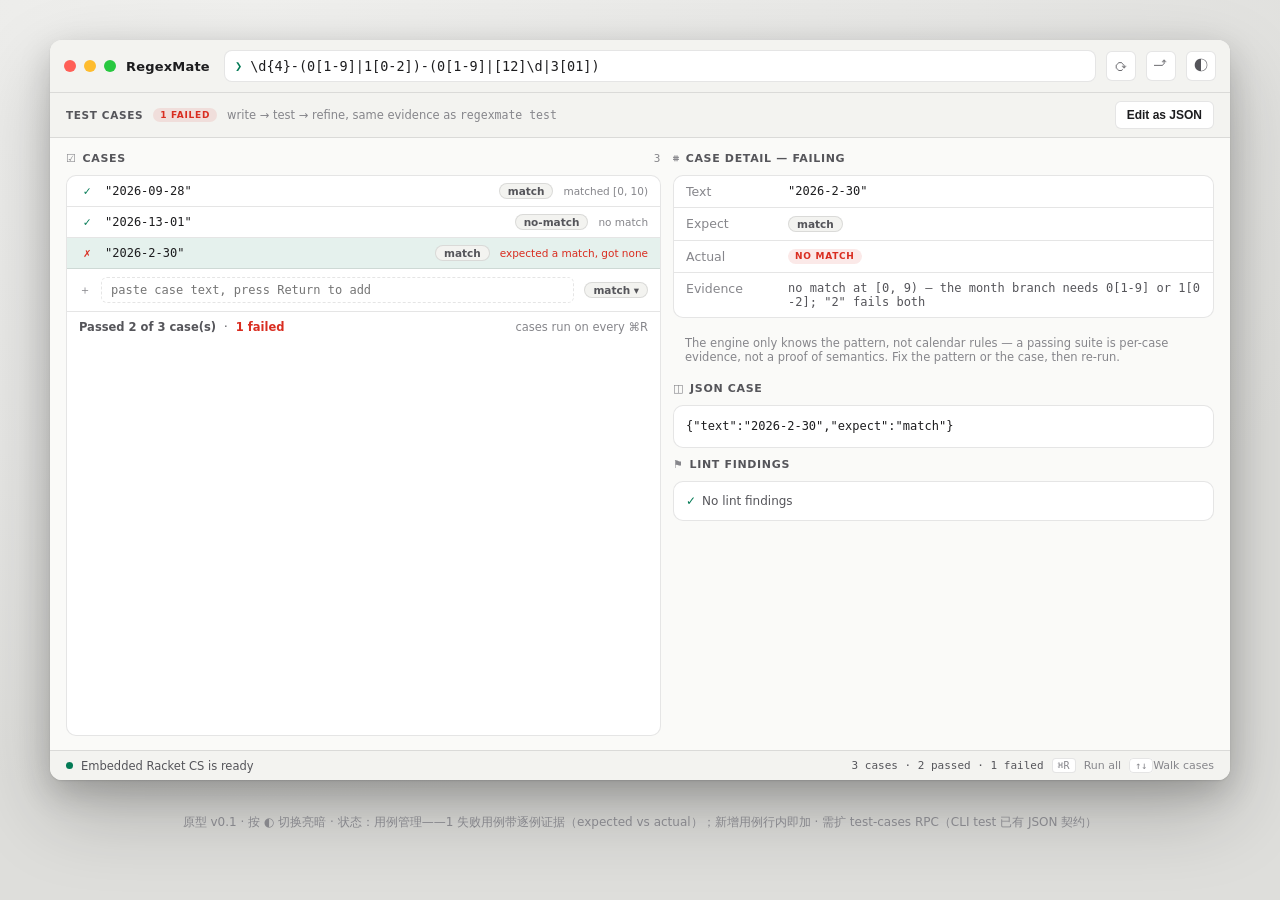
<file: design/prototype/cases.html>
<!DOCTYPE html>
<html lang="zh-CN">
<head>
<meta charset="UTF-8">
<meta name="viewport" content="width=device-width, initial-scale=1.0">
<title>RegexMate — Test Cases 原型（用例管理）</title>
<link rel="stylesheet" href="shared.css">
<style>
  /* ==== cases 屏专属 ==== */
  .total { display: flex; align-items: center; gap: 8px; padding: 8px 12px; border-top: 1px solid var(--hairline); font-size: 11.5px; color: var(--ink-2); }
  .total b { font-weight: 700; }
  .total .fail-c { color: var(--danger); font-weight: 700; }
</style>
</head>
<body>
  <div class="window">
    <div class="titlebar">
      <div class="lights"><i></i><i></i><i></i></div>
      <div class="brand">RegexMate</div>
      <div class="pfield" title="Pattern under test — cases run against it, evidence per case">
        <span class="pchev">❯</span>
        <input class="pinput" value="\d{4}-(0[1-9]|1[0-2])-(0[1-9]|[12]\d|3[01])" spellcheck="false" aria-label="Pattern">
      </div>
      <button class="tbtn" title="Run (⌘R) — runs all cases">⟳</button>
      <button class="tbtn" title="Export HTML report">⤴</button>
      <button class="tbtn" id="themeBtn" title="Toggle light/dark theme">◐</button>
    </div>
    <div class="subbar">
      <span class="lab">TEST CASES</span>
      <span class="chip error">1 FAILED</span>
      <span class="hint" style="font-size:11.5px;color:var(--ink-3)">write → test → refine, same evidence as <span style="font-family:var(--mono)">regexmate test</span></span>
      <span style="flex:1"></span>
      <button class="btn">Edit as JSON</button>
    </div>
    <div class="content">
      <div class="col">
        <div class="sect"><span class="gi">☑</span>CASES<span class="cnt">3</span></div>
        <div class="card grow">
          <div class="caserow"><span class="verdict pass">✓</span><span class="ctext">"2026-09-28"</span><span class="cexp">match</span><span class="cev">matched [0, 10)</span></div>
          <div class="caserow"><span class="verdict pass">✓</span><span class="ctext">"2026-13-01"</span><span class="cexp">no-match</span><span class="cev">no match</span></div>
          <div class="caserow sel" style="background:var(--accent-tint)"><span class="verdict fail">✗</span><span class="ctext">"2026-2-30"</span><span class="cexp">match</span><span class="cev bad">expected a match, got none</span></div>
          <div class="addrow"><span>＋</span><input placeholder="paste case text, press Return to add" aria-label="New case text"><span class="cexp">match ▾</span></div>
          <div class="total"><b>Passed 2 of 3 case(s)</b><span>·</span><span class="fail-c">1 failed</span><span style="flex:1"></span><span style="color:var(--ink-3)">cases run on every ⌘R</span></div>
        </div>
      </div>
      <div class="col">
        <div class="sect"><span class="gi">⌗</span>CASE DETAIL — FAILING</div>
        <div class="card">
          <div class="kv"><span class="k">Text</span><span class="v">"2026-2-30"</span></div>
          <div class="kv"><span class="k">Expect</span><span class="cexp">match</span></div>
          <div class="kv"><span class="k">Actual</span><span class="chip error">NO MATCH</span></div>
          <div class="kv"><span class="k">Evidence</span><span class="v" style="color:var(--ink-2)">no match at [0, 9) — the month branch needs 0[1-9] or 1[0-2]; "2" fails both</span></div>
        </div>
        <div class="note">The engine only knows the pattern, not calendar rules — a passing suite is per-case evidence, not a proof of semantics. Fix the pattern or the case, then re-run.</div>
        <div class="sect"><span class="gi">◫</span>JSON CASE</div>
        <div class="card">
          <div class="explain">{"text":"2026-2-30","expect":"match"}</div>
        </div>
        <div class="sect"><span class="gi">⚑</span>LINT FINDINGS</div>
        <div class="card">
          <div class="lint"><div class="lok"><span class="ok">✓</span>No lint findings</div></div>
        </div>
      </div>
    </div>
    <div class="statusbar">
      <span class="dot"></span><span>Embedded Racket CS is ready</span>
      <span class="sp"></span>
      <span class="cnt">3 cases · 2 passed · 1 failed</span>
      <div class="hints"><kbd>⌘R</kbd>Run all<span><kbd>↑↓</kbd>Walk cases</span></div>
    </div>
  </div>
  <div class="cap">原型 v0.1 · 按 ◐ 切换亮暗 · 状态：用例管理——1 失败用例带逐例证据（expected vs actual）；新增用例行内即加 · 需扩 test-cases RPC（CLI test 已有 JSON 契约）</div>
  <script>
    document.getElementById('themeBtn').addEventListener('click', () => {
      document.body.classList.toggle('dark');
    });
  </script>
</body>
</html>
</file>
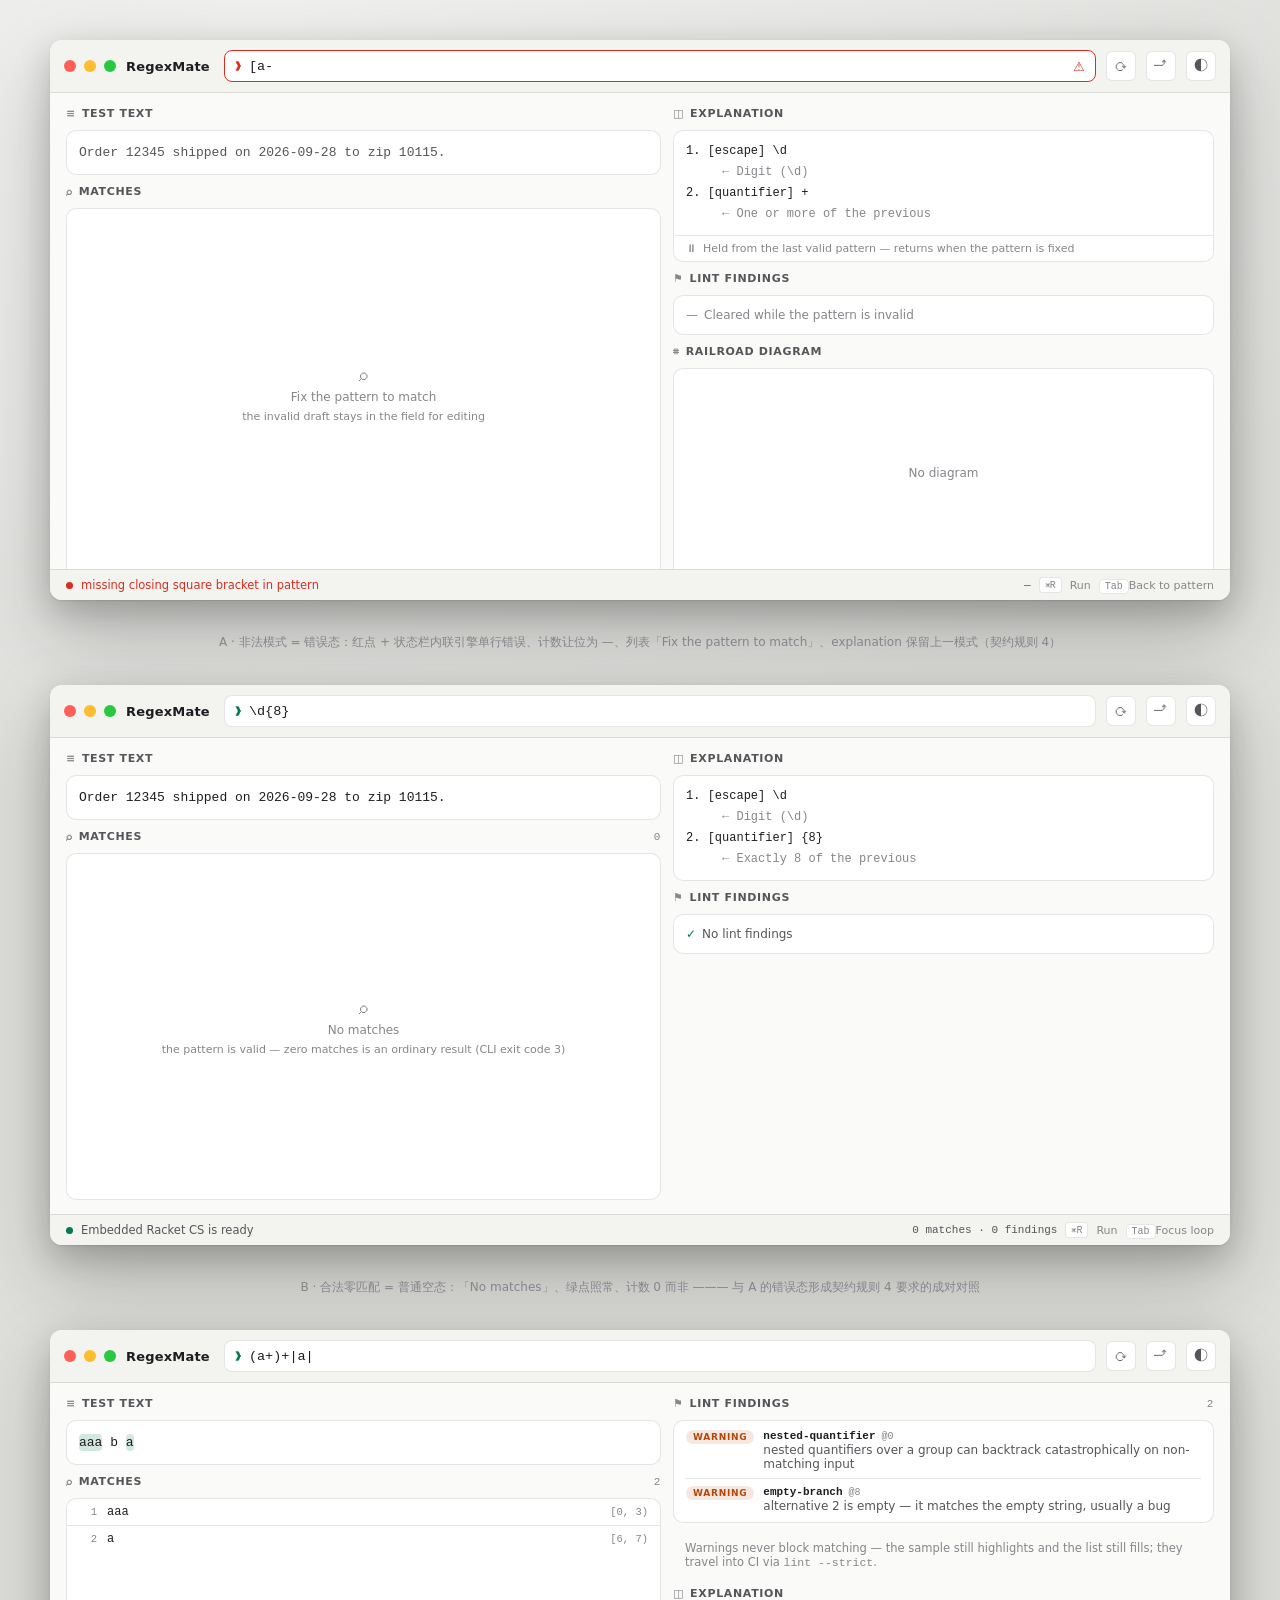
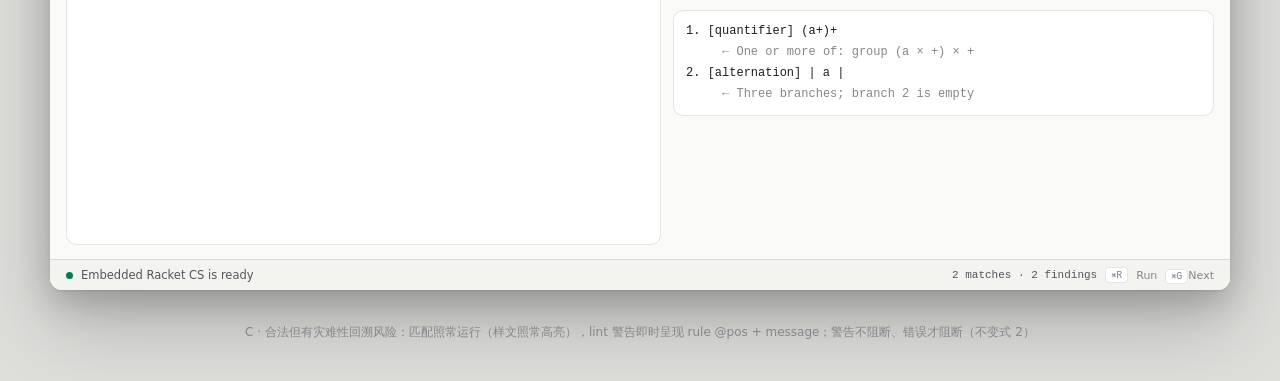
<file: design/prototype/diagnostics.html>
<!DOCTYPE html>
<html lang="zh-CN">
<head>
<meta charset="UTF-8">
<meta name="viewport" content="width=device-width, initial-scale=1.0">
<title>RegexMate — Diagnostics 原型（错误态全集）</title>
<link rel="stylesheet" href="shared.css">
<style>
  /* ==== diagnostics 屏专属：两个窗口并陈错误态与警告态 ==== */
  .held { display: flex; align-items: center; gap: 6px; padding: 6px 12px; border-top: 1px solid var(--hairline); font-size: 11px; color: var(--ink-3); }
  .rail.empty { color: var(--ink-3); font-size: 12px; background: var(--canvas); }
</style>
</head>
<body>
  <div class="window short">
    <div class="titlebar">
      <div class="lights"><i></i><i></i><i></i></div>
      <div class="brand">RegexMate</div>
      <div class="pfield err" title="Invalid pattern — error icon carries the engine's single-line message">
        <span class="pchev">❯</span>
        <input class="pinput" value="[a-" spellcheck="false" aria-label="Pattern">
        <span class="perr" title="missing closing square bracket in pattern">⚠</span>
      </div>
      <button class="tbtn" title="Run (⌘R)">⟳</button>
      <button class="tbtn" title="Export HTML report">⤴</button>
      <button class="tbtn" id="themeBtn" title="Toggle light/dark theme">◐</button>
    </div>
    <div class="content">
      <div class="col">
        <div class="sect"><span class="gi">≡</span>TEST TEXT</div>
        <div class="card">
          <div class="sample" style="color:var(--ink-2)">Order 12345 shipped on 2026-09-28 to zip 10115.</div>
        </div>
        <div class="sect"><span class="gi">⌕</span>MATCHES</div>
        <div class="card grow">
          <div class="mempty"><span class="big">⌕</span><span>Fix the pattern to match</span><span style="font-size:11px">the invalid draft stays in the field for editing</span></div>
        </div>
      </div>
      <div class="col">
        <div class="sect"><span class="gi">◫</span>EXPLANATION</div>
        <div class="card">
          <div class="explain">1. [escape] \d
<span class="arr">     ← Digit (\d)</span>
2. [quantifier] +
<span class="arr">     ← One or more of the previous</span></div>
          <div class="held"><span>⏸</span>Held from the last valid pattern — returns when the pattern is fixed</div>
        </div>
        <div class="sect"><span class="gi">⚑</span>LINT FINDINGS</div>
        <div class="card">
          <div class="lint"><div class="lok" style="color:var(--ink-3)"><span>—</span>Cleared while the pattern is invalid</div></div>
        </div>
        <div class="sect"><span class="gi">⌗</span>RAILROAD DIAGRAM</div>
        <div class="card rail empty">No diagram</div>
      </div>
    </div>
    <div class="statusbar">
      <span class="dot bad"></span><span class="bad">missing closing square bracket in pattern</span>
      <span class="sp"></span>
      <span class="cnt">—</span>
      <div class="hints"><kbd>⌘R</kbd>Run<span><kbd>Tab</kbd>Back to pattern</span></div>
    </div>
  </div>
  <div class="cap">A · 非法模式 = 错误态：红点 + 状态栏内联引擎单行错误、计数让位为 —、列表「Fix the pattern to match」、explanation 保留上一模式（契约规则 4）</div>
  <div class="window short">
    <div class="titlebar">
      <div class="lights"><i></i><i></i><i></i></div>
      <div class="brand">RegexMate</div>
      <div class="pfield" title="Valid pattern — zero matches is an ordinary result, not an error">
        <span class="pchev">❯</span>
        <input class="pinput" value="\d{8}" spellcheck="false" aria-label="Pattern">
      </div>
      <button class="tbtn" title="Run (⌘R)">⟳</button>
      <button class="tbtn" title="Export HTML report">⤴</button>
      <button class="tbtn" id="themeBtn3" title="Toggle light/dark theme">◐</button>
    </div>
    <div class="content">
      <div class="col">
        <div class="sect"><span class="gi">≡</span>TEST TEXT</div>
        <div class="card">
          <div class="sample">Order 12345 shipped on 2026-09-28 to zip 10115.</div>
        </div>
        <div class="sect"><span class="gi">⌕</span>MATCHES<span class="cnt">0</span></div>
        <div class="card grow">
          <div class="mempty"><span class="big">⌕</span><span>No matches</span><span style="font-size:11px">the pattern is valid — zero matches is an ordinary result (CLI exit code 3)</span></div>
        </div>
      </div>
      <div class="col">
        <div class="sect"><span class="gi">◫</span>EXPLANATION</div>
        <div class="card">
          <div class="explain">1. [escape] \d
<span class="arr">     ← Digit (\d)</span>
2. [quantifier] {8}
<span class="arr">     ← Exactly 8 of the previous</span></div>
        </div>
        <div class="sect"><span class="gi">⚑</span>LINT FINDINGS</div>
        <div class="card">
          <div class="lint"><div class="lok"><span class="ok">✓</span>No lint findings</div></div>
        </div>
      </div>
    </div>
    <div class="statusbar">
      <span class="dot"></span><span>Embedded Racket CS is ready</span>
      <span class="sp"></span>
      <span class="cnt">0 matches · 0 findings</span>
      <div class="hints"><kbd>⌘R</kbd>Run<span><kbd>Tab</kbd>Focus loop</span></div>
    </div>
  </div>
  <div class="cap">B · 合法零匹配 = 普通空态：「No matches」、绿点照常、计数 0 而非 ——— 与 A 的错误态形成契约规则 4 要求的成对对照</div>
  <div class="window short">
    <div class="titlebar">
      <div class="lights"><i></i><i></i><i></i></div>
      <div class="brand">RegexMate</div>
      <div class="pfield" title="Valid pattern — matching still runs, warnings never block it">
        <span class="pchev">❯</span>
        <input class="pinput" value="(a+)+|a|" spellcheck="false" aria-label="Pattern">
      </div>
      <button class="tbtn" title="Run (⌘R)">⟳</button>
      <button class="tbtn" title="Export HTML report">⤴</button>
      <button class="tbtn" id="themeBtn2" title="Toggle light/dark theme">◐</button>
    </div>
    <div class="content">
      <div class="col">
        <div class="sect"><span class="gi">≡</span>TEST TEXT</div>
        <div class="card">
          <div class="sample"><mark class="m">aaa</mark> b <mark class="m">a</mark></div>
        </div>
        <div class="sect"><span class="gi">⌕</span>MATCHES<span class="cnt">2</span></div>
        <div class="card grow">
          <div class="mlist">
            <div class="mrow"><span class="ord">1</span><span class="mval">aaa</span><span class="mspan">[0, 3)</span></div>
            <div class="mrow"><span class="ord">2</span><span class="mval">a</span><span class="mspan">[6, 7)</span></div>
          </div>
        </div>
      </div>
      <div class="col">
        <div class="sect"><span class="gi">⚑</span>LINT FINDINGS<span class="cnt">2</span></div>
        <div class="card">
          <div class="lint">
            <div class="lintrow">
              <span class="chip warning">WARNING</span>
              <div><div class="head"><span class="rule">nested-quantifier</span><span class="pos">@0</span></div>
              <div class="msg">nested quantifiers over a group can backtrack catastrophically on non-matching input</div></div>
            </div>
            <div class="lintrow">
              <span class="chip warning">WARNING</span>
              <div><div class="head"><span class="rule">empty-branch</span><span class="pos">@8</span></div>
              <div class="msg">alternative 2 is empty — it matches the empty string, usually a bug</div></div>
            </div>
          </div>
        </div>
        <div class="note">Warnings never block matching — the sample still highlights and the list still fills; they travel into CI via <span style="font-family:var(--mono)">lint --strict</span>.</div>
        <div class="sect"><span class="gi">◫</span>EXPLANATION</div>
        <div class="card">
          <div class="explain">1. [quantifier] (a+)+
<span class="arr">     ← One or more of: group (a × +) × +</span>
2. [alternation] | a |
<span class="arr">     ← Three branches; branch 2 is empty</span></div>
        </div>
      </div>
    </div>
    <div class="statusbar">
      <span class="dot"></span><span>Embedded Racket CS is ready</span>
      <span class="sp"></span>
      <span class="cnt">2 matches · 2 findings</span>
      <div class="hints"><kbd>⌘R</kbd>Run<span><kbd>⌘G</kbd>Next</span></div>
    </div>
  </div>
  <div class="cap">C · 合法但有灾难性回溯风险：匹配照常运行（样文照常高亮），lint 警告即时呈现 rule @pos + message；警告不阻断、错误才阻断（不变式 2）</div>
  <script>
    for (const btn of document.querySelectorAll('[id^=themeBtn]')) {
      btn.addEventListener('click', () => document.body.classList.toggle('dark'));
    }
  </script>
</body>
</html>
</file>
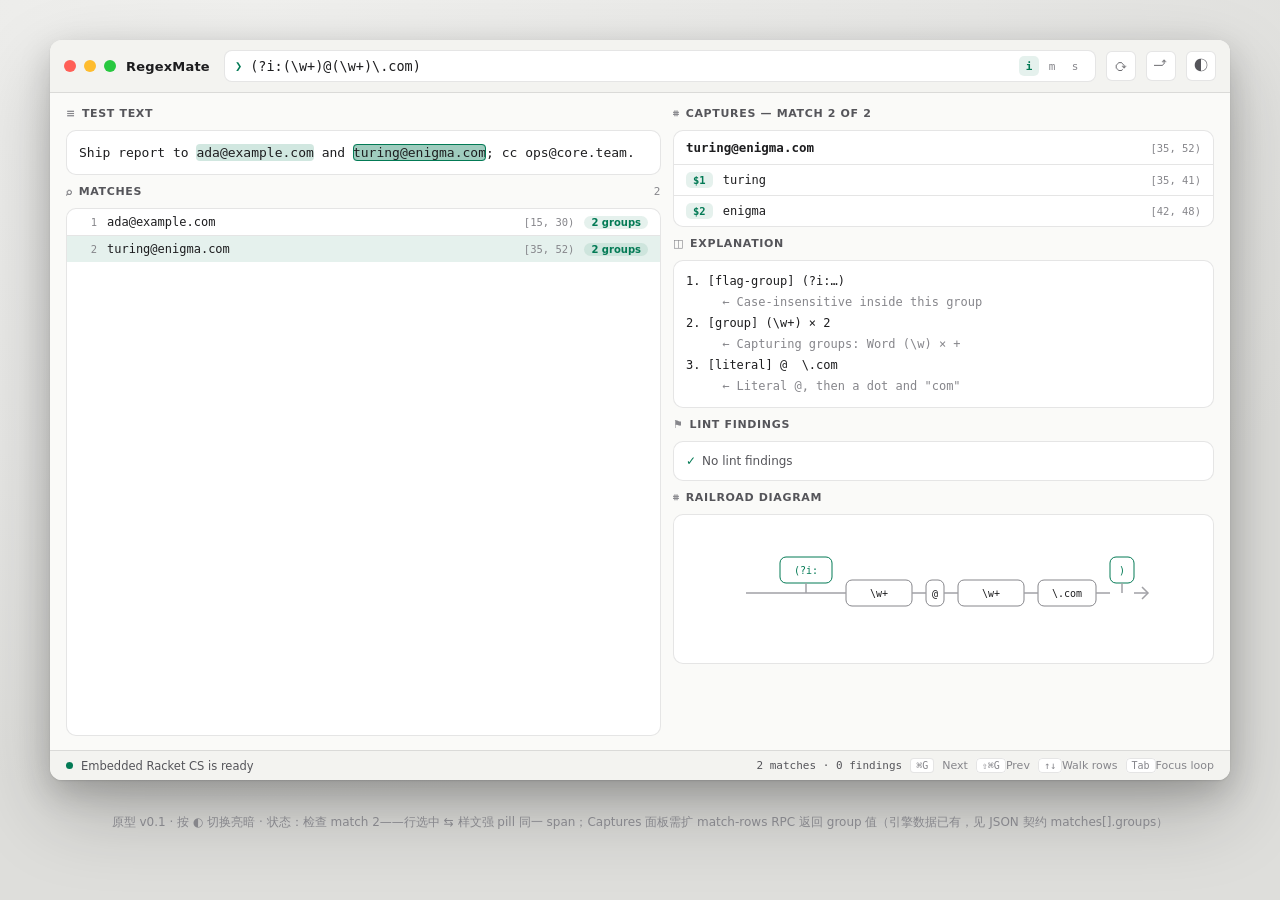
<file: design/prototype/match-detail.html>
<!DOCTYPE html>
<html lang="zh-CN">
<head>
<meta charset="UTF-8">
<meta name="viewport" content="width=device-width, initial-scale=1.0">
<title>RegexMate — Match Detail 原型（捕获组分解）</title>
<link rel="stylesheet" href="shared.css">
<style>
  /* ==== match-detail 屏专属：检查态的样文 pill 由全局 mark.m.sel 表达 ==== */
</style>
</head>
<body>
  <div class="window">
    <div class="titlebar">
      <div class="lights"><i></i><i></i><i></i></div>
      <div class="brand">RegexMate</div>
      <div class="pfield" title="Pattern — the i chip is active, so the pattern text carries (?i:…)">
        <span class="pchev">❯</span>
        <input class="pinput" value="(?i:(\w+)@(\w+)\.com)" spellcheck="false" aria-label="Pattern">
        <div class="flags" title="Flags are written into the pattern as flag groups, e.g. (?i:…)">
          <span class="flag on" title="ignore case — active, see (?i:… in the pattern">i</span>
          <span class="flag" title="multiline — wraps the pattern in (?m:…)">m</span>
          <span class="flag" title="dot matches newline — wraps the pattern in (?s:…)">s</span>
        </div>
      </div>
      <button class="tbtn" title="Run (⌘R)">⟳</button>
      <button class="tbtn" title="Export HTML report">⤴</button>
      <button class="tbtn" id="themeBtn" title="Toggle light/dark theme">◐</button>
    </div>
    <div class="content">
      <div class="col">
        <div class="sect"><span class="gi">≡</span>TEST TEXT</div>
        <div class="card">
          <div class="sample">Ship report to <mark class="m">ada@example.com</mark> and <mark class="m sel">turing@enigma.com</mark>; cc ops@core.team.</div>
        </div>
        <div class="sect"><span class="gi">⌕</span>MATCHES<span class="cnt">2</span></div>
        <div class="card grow">
          <div class="mlist">
            <div class="mrow"><span class="ord">1</span><span class="mval">ada@example.com</span><span class="mspan">[15, 30)</span><span class="gbadge">2 groups</span></div>
            <div class="mrow sel"><span class="ord">2</span><span class="mval">turing@enigma.com</span><span class="mspan">[35, 52)</span><span class="gbadge">2 groups</span></div>
          </div>
        </div>
      </div>
      <div class="col">
        <div class="sect"><span class="gi">⌗</span>CAPTURES — MATCH 2 OF 2</div>
        <div class="card">
          <div class="caphead"><span class="cv">turing@enigma.com</span><span class="cs">[35, 52)</span></div>
          <div class="caprow"><span class="capid">$1</span><span class="cv">turing</span><span class="cs">[35, 41)</span></div>
          <div class="caprow"><span class="capid">$2</span><span class="cv">enigma</span><span class="cs">[42, 48)</span></div>
        </div>
        <div class="sect"><span class="gi">◫</span>EXPLANATION</div>
        <div class="card">
          <div class="explain">1. [flag-group] (?i:…)
<span class="arr">     ← Case-insensitive inside this group</span>
2. [group] (\w+) × 2
<span class="arr">     ← Capturing groups: Word (\w) × +</span>
3. [literal] @  \.com
<span class="arr">     ← Literal @, then a dot and "com"</span></div>
        </div>
        <div class="sect"><span class="gi">⚑</span>LINT FINDINGS</div>
        <div class="card">
          <div class="lint"><div class="lok"><span class="ok">✓</span>No lint findings</div></div>
        </div>
        <div class="sect"><span class="gi">⌗</span>RAILROAD DIAGRAM</div>
        <div class="card rail" style="height:150px">
          <svg width="420" height="92" viewBox="0 0 420 92" fill="none" role="img" aria-label="Railroad diagram: flag group with two capture groups">
            <path d="M12 50 H46" stroke="#A1A1A6" stroke-width="1.5"/>
            <rect x="46" y="14" width="52" height="26" rx="6" stroke="#037A55" fill="#FFFFFF"/>
            <text x="72" y="31" text-anchor="middle" font-family="ui-monospace, monospace" font-size="10" fill="#037A55">(?i:</text>
            <rect x="112" y="37" width="66" height="26" rx="6" stroke="#86868B" fill="#FFFFFF"/>
            <text x="145" y="54" text-anchor="middle" font-family="ui-monospace, monospace" font-size="10" fill="#1D1D1F">\w+</text>
            <rect x="192" y="37" width="18" height="26" rx="6" stroke="#86868B" fill="#FFFFFF"/>
            <text x="201" y="54" text-anchor="middle" font-family="ui-monospace, monospace" font-size="10" fill="#1D1D1F">@</text>
            <rect x="224" y="37" width="66" height="26" rx="6" stroke="#86868B" fill="#FFFFFF"/>
            <text x="257" y="54" text-anchor="middle" font-family="ui-monospace, monospace" font-size="10" fill="#1D1D1F">\w+</text>
            <rect x="304" y="37" width="58" height="26" rx="6" stroke="#86868B" fill="#FFFFFF"/>
            <text x="333" y="54" text-anchor="middle" font-family="ui-monospace, monospace" font-size="10" fill="#1D1D1F">\.com</text>
            <rect x="376" y="14" width="24" height="26" rx="6" stroke="#037A55" fill="#FFFFFF"/>
            <text x="388" y="31" text-anchor="middle" font-family="ui-monospace, monospace" font-size="10" fill="#037A55">)</text>
            <path d="M46 50 H112 M178 50 H192 M210 50 H224 M290 50 H304 M362 50 H376" stroke="#A1A1A6" stroke-width="1.5"/>
            <path d="M72 40 V50 M388 40 V50" stroke="#A1A1A6" stroke-width="1.5"/>
            <path d="M400 50 H414" stroke="#A1A1A6" stroke-width="1.5"/>
            <path d="M408 44 L414 50 L408 56" stroke="#A1A1A6" stroke-width="1.5" fill="none"/>
          </svg>
        </div>
      </div>
    </div>
    <div class="statusbar">
      <span class="dot"></span><span>Embedded Racket CS is ready</span>
      <span class="sp"></span>
      <span class="cnt">2 matches · 0 findings</span>
      <div class="hints"><kbd>⌘G</kbd>Next<span><kbd>⇧⌘G</kbd>Prev</span><span><kbd>↑↓</kbd>Walk rows</span><span><kbd>Tab</kbd>Focus loop</span></div>
    </div>
  </div>
  <div class="cap">原型 v0.1 · 按 ◐ 切换亮暗 · 状态：检查 match 2——行选中 ⇆ 样文强 pill 同一 span；Captures 面板需扩 match-rows RPC 返回 group 值（引擎数据已有，见 JSON 契约 matches[].groups）</div>
  <script>
    document.getElementById('themeBtn').addEventListener('click', () => {
      document.body.classList.toggle('dark');
    });
  </script>
</body>
</html>
</file>
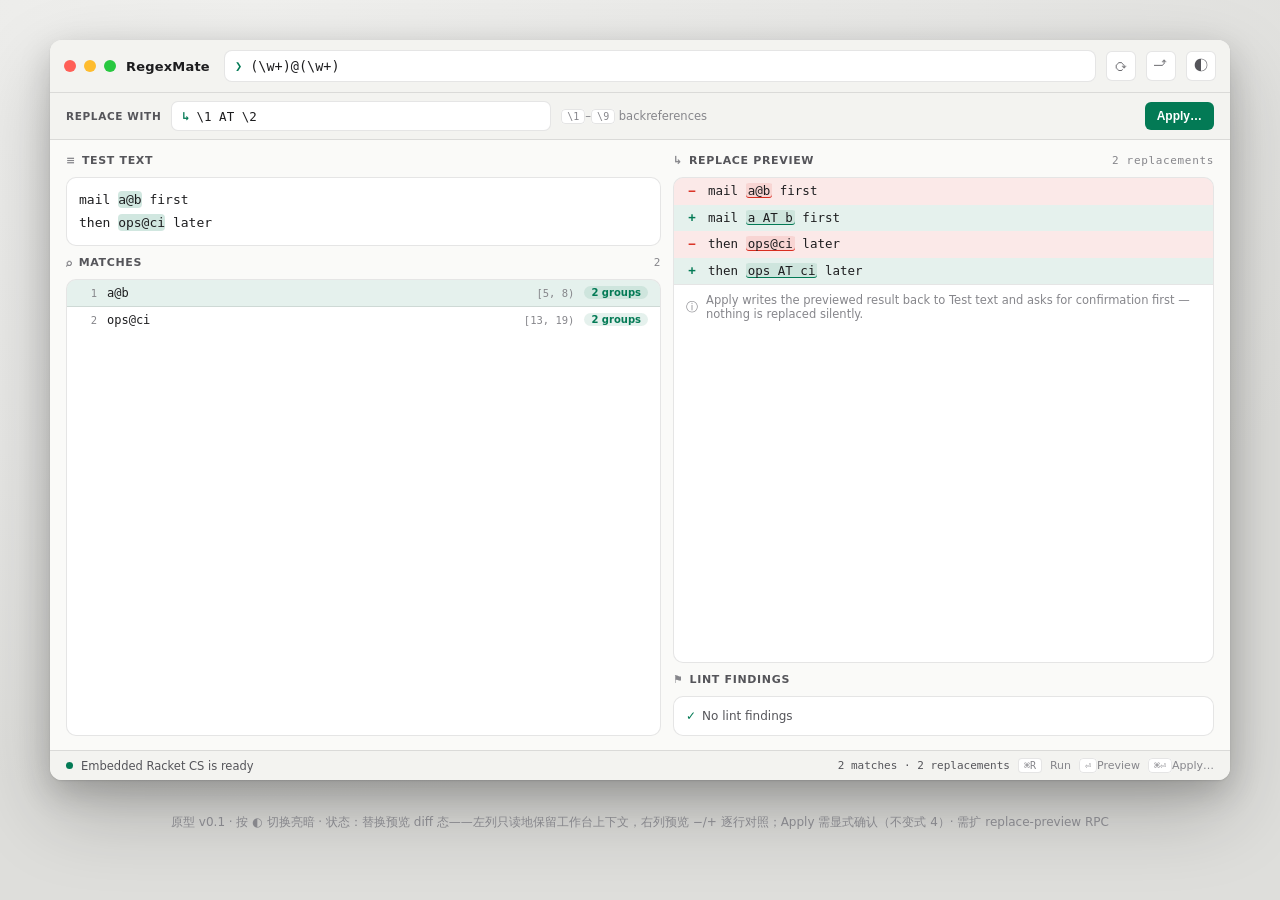
<file: design/prototype/replace.html>
<!DOCTYPE html>
<html lang="zh-CN">
<head>
<meta charset="UTF-8">
<meta name="viewport" content="width=device-width, initial-scale=1.0">
<title>RegexMate — Replace Preview 原型（diff 态）</title>
<link rel="stylesheet" href="shared.css">
<style>
  /* ==== replace 屏专属 ==== */
  .preview-note { display: flex; align-items: center; gap: 8px; padding: 8px 12px; border-top: 1px solid var(--hairline); font-size: 11.5px; color: var(--ink-3); }
</style>
</head>
<body>
  <div class="window">
    <div class="titlebar">
      <div class="lights"><i></i><i></i><i></i></div>
      <div class="brand">RegexMate</div>
      <div class="pfield" title="Find pattern — same command surface as the workbench">
        <span class="pchev">❯</span>
        <input class="pinput" value="(\w+)@(\w+)" spellcheck="false" aria-label="Find pattern">
      </div>
      <button class="tbtn" title="Run (⌘R)">⟳</button>
      <button class="tbtn" title="Export HTML report">⤴</button>
      <button class="tbtn" id="themeBtn" title="Toggle light/dark theme">◐</button>
    </div>
    <div class="subbar">
      <span class="lab">REPLACE WITH</span>
      <div class="rfield"><span class="pchev">↳</span><input value="\1 AT \2" spellcheck="false" aria-label="Replacement template"></div>
      <span class="hint" style="font-size:11.5px;color:var(--ink-3)"><kbd>\1</kbd>–<kbd>\9</kbd> backreferences</span>
      <span style="flex:1"></span>
      <button class="btn primary" title="Apply asks for confirmation before writing back">Apply…</button>
    </div>
    <div class="content">
      <div class="col">
        <div class="sect"><span class="gi">≡</span>TEST TEXT</div>
        <div class="card">
          <div class="sample">mail <mark class="m">a@b</mark> first
then <mark class="m">ops@ci</mark> later</div>
        </div>
        <div class="sect"><span class="gi">⌕</span>MATCHES<span class="cnt">2</span></div>
        <div class="card grow">
          <div class="mlist">
            <div class="mrow sel"><span class="ord">1</span><span class="mval">a@b</span><span class="mspan">[5, 8)</span><span class="gbadge">2 groups</span></div>
            <div class="mrow"><span class="ord">2</span><span class="mval">ops@ci</span><span class="mspan">[13, 19)</span><span class="gbadge">2 groups</span></div>
          </div>
        </div>
      </div>
      <div class="col">
        <div class="sect"><span class="gi">↳</span>REPLACE PREVIEW<span class="cnt">2 replacements</span></div>
        <div class="card grow">
          <div class="diff">
            <div class="dl rem"><span class="g">−</span><span>mail <mark>a@b</mark> first</span></div>
            <div class="dl add"><span class="g">+</span><span>mail <mark>a AT b</mark> first</span></div>
            <div class="dl rem"><span class="g">−</span><span>then <mark>ops@ci</mark> later</span></div>
            <div class="dl add"><span class="g">+</span><span>then <mark>ops AT ci</mark> later</span></div>
          </div>
          <div class="preview-note"><span>ⓘ</span><span>Apply writes the previewed result back to Test text and asks for confirmation first — nothing is replaced silently.</span></div>
        </div>
        <div class="sect"><span class="gi">⚑</span>LINT FINDINGS</div>
        <div class="card">
          <div class="lint"><div class="lok"><span class="ok">✓</span>No lint findings</div></div>
        </div>
      </div>
    </div>
    <div class="statusbar">
      <span class="dot"></span><span>Embedded Racket CS is ready</span>
      <span class="sp"></span>
      <span class="cnt">2 matches · 2 replacements</span>
      <div class="hints"><kbd>⌘R</kbd>Run<span><kbd>⏎</kbd>Preview</span><span><kbd>⌘⏎</kbd>Apply…</span></div>
    </div>
  </div>
  <div class="cap">原型 v0.1 · 按 ◐ 切换亮暗 · 状态：替换预览 diff 态——左列只读地保留工作台上下文，右列预览 −/+ 逐行对照；Apply 需显式确认（不变式 4）· 需扩 replace-preview RPC</div>
  <script>
    document.getElementById('themeBtn').addEventListener('click', () => {
      document.body.classList.toggle('dark');
    });
  </script>
</body>
</html>
</file>
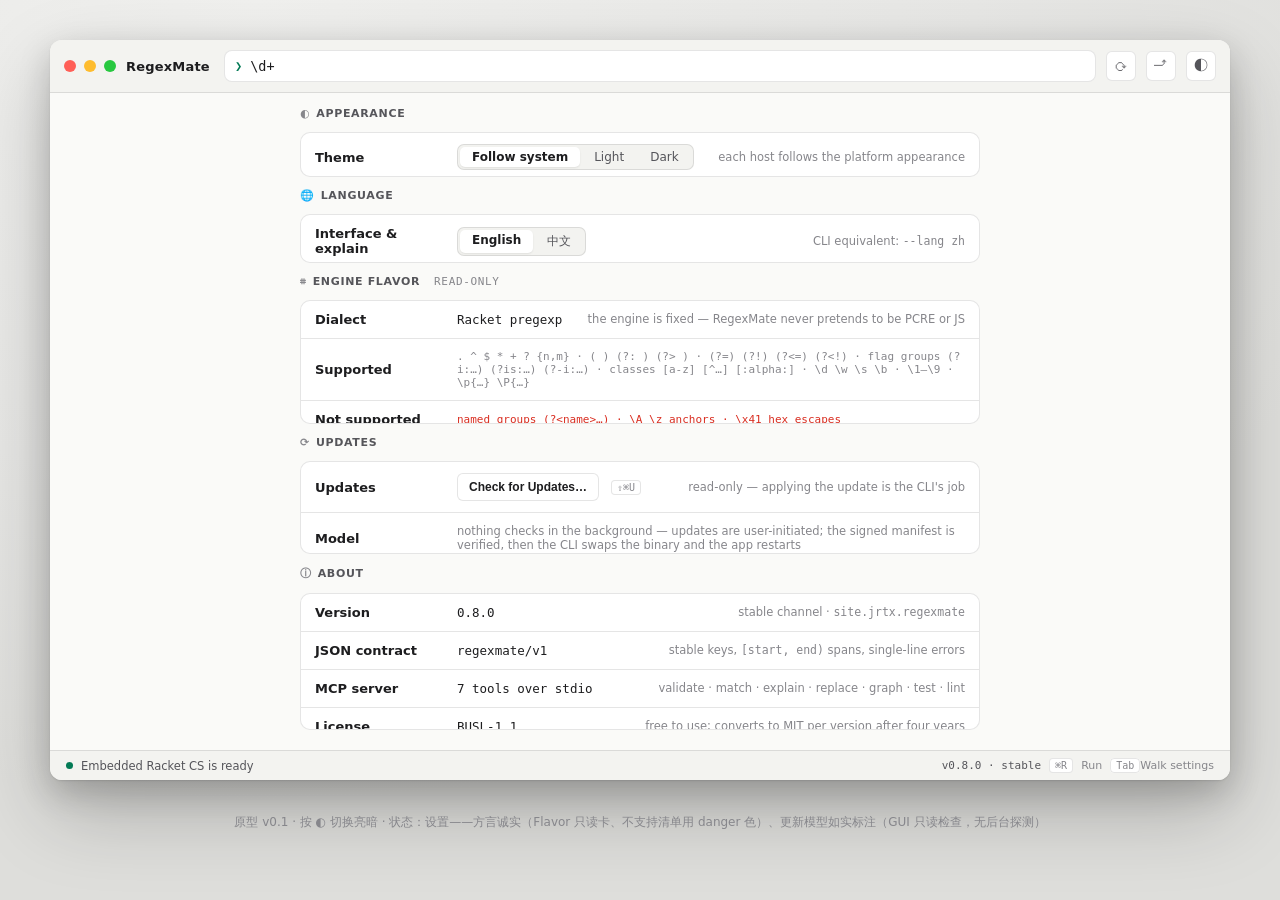
<file: design/prototype/settings.html>
<!DOCTYPE html>
<html lang="zh-CN">
<head>
<meta charset="UTF-8">
<meta name="viewport" content="width=device-width, initial-scale=1.0">
<title>RegexMate — Settings 原型（设置）</title>
<link rel="stylesheet" href="shared.css">
<style>
  /* ==== settings 屏专属 ==== */
  .setscroll { overflow-y: auto; display: flex; flex-direction: column; gap: 12px; padding-bottom: 6px; }
  .readonly { font-size: 10px; font-weight: 700; letter-spacing: .08em; color: var(--ink-3); border: 1px solid var(--hairline); border-radius: 99px; padding: 2px 8px; }
</style>
</head>
<body>
  <div class="window">
    <div class="titlebar">
      <div class="lights"><i></i><i></i><i></i></div>
      <div class="brand">RegexMate</div>
      <div class="pfield" title="Pattern — the command surface stays one keystroke away from settings">
        <span class="pchev">❯</span>
        <input class="pinput" value="\d+" spellcheck="false" aria-label="Pattern">
      </div>
      <button class="tbtn" title="Run (⌘R)">⟳</button>
      <button class="tbtn" title="Export HTML report">⤴</button>
      <button class="tbtn" id="themeBtn" title="Toggle light/dark theme">◐</button>
    </div>
    <div class="content single">
      <div class="col setscroll">
        <div class="sect"><span class="gi">◐</span>APPEARANCE</div>
        <div class="card">
          <div class="setrow"><span class="lab">Theme</span>
            <div class="seg"><span class="on">Follow system</span><span>Light</span><span>Dark</span></div>
            <span style="flex:1"></span><span class="hint">each host follows the platform appearance</span></div>
        </div>
        <div class="sect"><span class="gi">🌐</span>LANGUAGE</div>
        <div class="card">
          <div class="setrow"><span class="lab">Interface &amp; explain</span>
            <div class="seg"><span class="on">English</span><span>中文</span></div>
            <span style="flex:1"></span><span class="hint">CLI equivalent: <span style="font-family:var(--mono)">--lang zh</span></span></div>
        </div>
        <div class="sect"><span class="gi">⌗</span>ENGINE FLAVOR<span class="cnt" style="margin-left:8px">READ-ONLY</span></div>
        <div class="card">
          <div class="setrow"><span class="lab">Dialect</span><span class="val">Racket pregexp</span>
            <span style="flex:1"></span><span class="hint">the engine is fixed — RegexMate never pretends to be PCRE or JS</span></div>
          <div class="setrow"><span class="lab">Supported</span><span class="mono-hint">. ^ $ * + ? {n,m} · ( ) (?: ) (?> ) · (?=) (?!) (?&lt;=) (?&lt;!) · flag groups (?i:…) (?is:…) (?-i:…) · classes [a-z] [^…] [:alpha:] · \d \w \s \b · \1–\9 · \p{…} \P{…}</span></div>
          <div class="setrow"><span class="lab">Not supported</span><span class="mono-hint" style="color:var(--danger)">named groups (?&lt;name&gt;…) · \A \z anchors · \x41 hex escapes</span></div>
        </div>
        <div class="sect"><span class="gi">⟳</span>UPDATES</div>
        <div class="card">
          <div class="setrow"><span class="lab">Updates</span><button class="btn">Check for Updates…</button><kbd>⇧⌘U</kbd>
            <span style="flex:1"></span><span class="hint">read-only — applying the update is the CLI's job</span></div>
          <div class="setrow"><span class="lab">Model</span><span class="hint">nothing checks in the background — updates are user-initiated; the signed manifest is verified, then the CLI swaps the binary and the app restarts</span></div>
        </div>
        <div class="sect"><span class="gi">ⓘ</span>ABOUT</div>
        <div class="card">
          <div class="setrow"><span class="lab">Version</span><span class="val">0.8.0</span><span style="flex:1"></span><span class="hint">stable channel · <span style="font-family:var(--mono)">site.jrtx.regexmate</span></span></div>
          <div class="setrow"><span class="lab">JSON contract</span><span class="val">regexmate/v1</span><span style="flex:1"></span><span class="hint">stable keys, <span style="font-family:var(--mono)">[start, end)</span> spans, single-line errors</span></div>
          <div class="setrow"><span class="lab">MCP server</span><span class="val">7 tools over stdio</span><span style="flex:1"></span><span class="hint">validate · match · explain · replace · graph · test · lint</span></div>
          <div class="setrow"><span class="lab">License</span><span class="val">BUSL-1.1</span><span style="flex:1"></span><span class="hint">free to use; converts to MIT per version after four years</span></div>
        </div>
      </div>
    </div>
    <div class="statusbar">
      <span class="dot"></span><span>Embedded Racket CS is ready</span>
      <span class="sp"></span>
      <span class="cnt">v0.8.0 · stable</span>
      <div class="hints"><kbd>⌘R</kbd>Run<span><kbd>Tab</kbd>Walk settings</span></div>
    </div>
  </div>
  <div class="cap">原型 v0.1 · 按 ◐ 切换亮暗 · 状态：设置——方言诚实（Flavor 只读卡、不支持清单用 danger 色）、更新模型如实标注（GUI 只读检查，无后台探测）</div>
  <script>
    document.getElementById('themeBtn').addEventListener('click', () => {
      document.body.classList.toggle('dark');
    });
  </script>
</body>
</html>
</file>
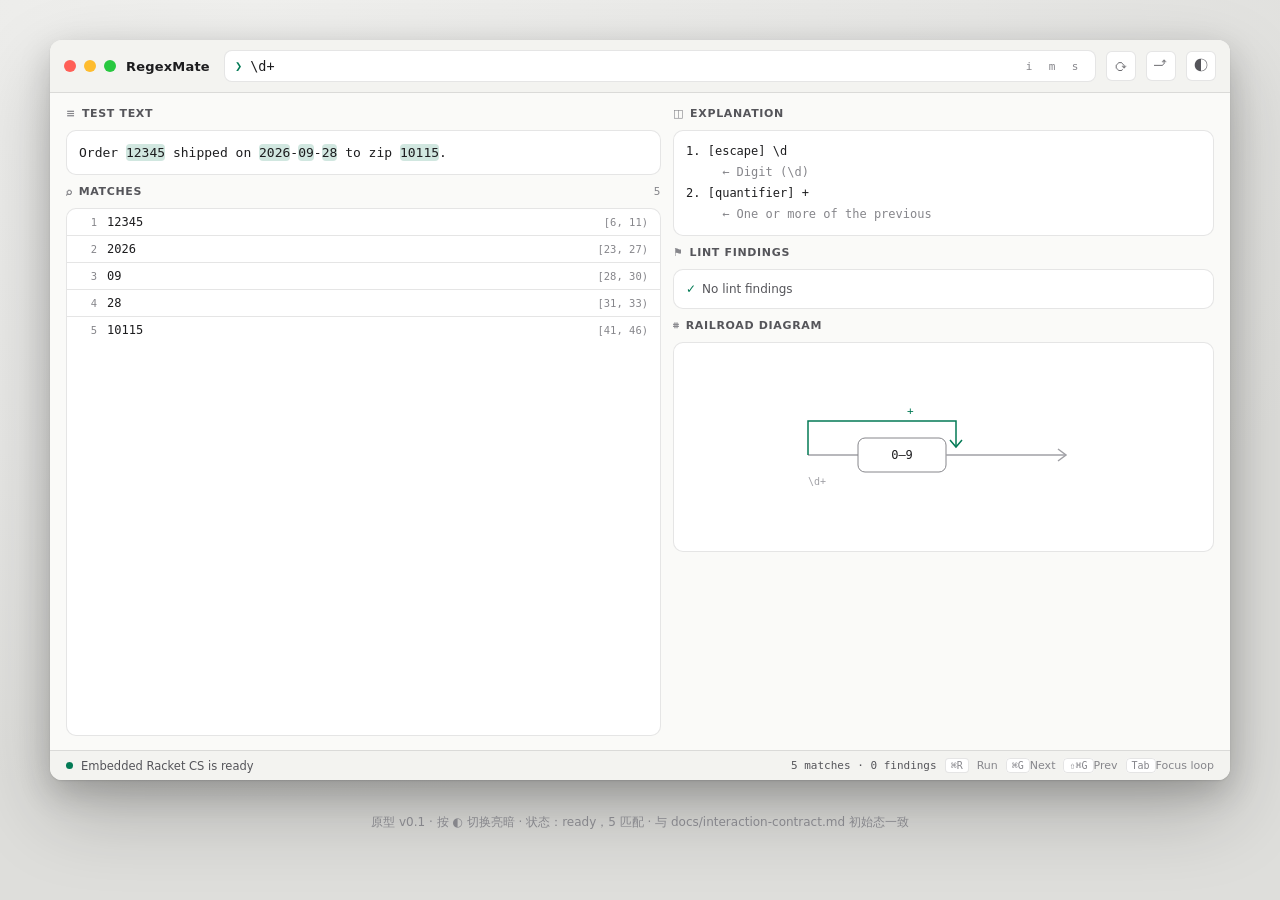
<file: design/prototype/workbench.html>
<!DOCTYPE html>
<html lang="zh-CN">
<head>
<meta charset="UTF-8">
<meta name="viewport" content="width=device-width, initial-scale=1.0">
<title>RegexMate — Workbench 原型（英雄屏）</title>
<link rel="stylesheet" href="shared.css">
<style>
  /* ==== workbench 屏专属 ==== */
  .rail svg { display: block; }
</style>
</head>
<body>
  <div class="window">
    <div class="titlebar">
      <div class="lights"><i></i><i></i><i></i></div>
      <div class="brand">RegexMate</div>
      <div class="pfield" title="Pattern — Return or ⌘R runs the engine; typing only updates the draft">
        <span class="pchev">❯</span>
        <input class="pinput" value="\d+" spellcheck="false" aria-label="Pattern">
        <div class="flags" title="Flags are written into the pattern as flag groups, e.g. (?i:…)">
          <span class="flag" title="ignore case — wraps the pattern in (?i:…)">i</span>
          <span class="flag" title="multiline — wraps the pattern in (?m:…)">m</span>
          <span class="flag" title="dot matches newline — wraps the pattern in (?s:…)">s</span>
        </div>
      </div>
      <button class="tbtn" title="Run (⌘R)">⟳</button>
      <button class="tbtn" title="Export HTML report">⤴</button>
      <button class="tbtn" id="themeBtn" title="Toggle light/dark theme">◐</button>
    </div>
    <div class="content">
      <div class="col">
        <div class="sect"><span class="gi">≡</span>TEST TEXT</div>
        <div class="card">
          <div class="sample">Order <mark class="m">12345</mark> shipped on <mark class="m">2026</mark>-<mark class="m">09</mark>-<mark class="m">28</mark> to zip <mark class="m">10115</mark>.</div>
        </div>
        <div class="sect"><span class="gi">⌕</span>MATCHES<span class="cnt">5</span></div>
        <div class="card grow">
          <div class="mlist">
            <div class="mrow"><span class="ord">1</span><span class="mval">12345</span><span class="mspan">[6, 11)</span></div>
            <div class="mrow"><span class="ord">2</span><span class="mval">2026</span><span class="mspan">[23, 27)</span></div>
            <div class="mrow"><span class="ord">3</span><span class="mval">09</span><span class="mspan">[28, 30)</span></div>
            <div class="mrow"><span class="ord">4</span><span class="mval">28</span><span class="mspan">[31, 33)</span></div>
            <div class="mrow"><span class="ord">5</span><span class="mval">10115</span><span class="mspan">[41, 46)</span></div>
          </div>
        </div>
      </div>
      <div class="col">
        <div class="sect"><span class="gi">◫</span>EXPLANATION</div>
        <div class="card">
          <div class="explain">1. [escape] \d
<span class="arr">     ← Digit (\d)</span>
2. [quantifier] +
<span class="arr">     ← One or more of the previous</span></div>
        </div>
        <div class="sect"><span class="gi">⚑</span>LINT FINDINGS</div>
        <div class="card">
          <div class="lint"><div class="lok"><span class="ok">✓</span>No lint findings</div></div>
        </div>
        <div class="sect"><span class="gi">⌗</span>RAILROAD DIAGRAM</div>
        <div class="card rail">
          <svg width="300" height="96" viewBox="0 0 300 96" fill="none" role="img" aria-label="Railroad diagram: one or more digits">
            <path d="M14 56 H64" stroke="#A1A1A6" stroke-width="1.5"/>
            <path d="M14 56 V22 H162 V48" stroke="#037A55" stroke-width="1.5"/>
            <path d="M156 41 L162 48 L168 41" stroke="#037A55" stroke-width="1.5" fill="none"/>
            <rect x="64" y="39" width="88" height="34" rx="7" stroke="#86868B" fill="#FFFFFF"/>
            <text x="108" y="60" text-anchor="middle" font-family="ui-monospace, monospace" font-size="12" fill="#1D1D1F">0–9</text>
            <path d="M152 56 H272" stroke="#A1A1A6" stroke-width="1.5"/>
            <path d="M264 50 L272 56 L264 62" stroke="#A1A1A6" stroke-width="1.5" fill="none"/>
            <text x="113" y="16" font-family="ui-monospace, monospace" font-size="11" fill="#037A55">+</text>
            <text x="14" y="86" font-family="ui-monospace, monospace" font-size="10" fill="#A1A1A6">\d+</text>
          </svg>
        </div>
      </div>
    </div>
    <div class="statusbar">
      <span class="dot"></span><span>Embedded Racket CS is ready</span>
      <span class="sp"></span>
      <span class="cnt">5 matches · 0 findings</span>
      <div class="hints"><kbd>⌘R</kbd>Run<span><kbd>⌘G</kbd>Next</span><span><kbd>⇧⌘G</kbd>Prev</span><span><kbd>Tab</kbd>Focus loop</span></div>
    </div>
  </div>
  <div class="cap">原型 v0.1 · 按 ◐ 切换亮暗 · 状态：ready，5 匹配 · 与 docs/interaction-contract.md 初始态一致</div>
  <script>
    document.getElementById('themeBtn').addEventListener('click', () => {
      document.body.classList.toggle('dark');
    });
  </script>
</body>
</html>
</file>
<file: docs/styles.css>
/* RegexMate — family design system (palette aligned with payback)
   Warm neutrals first, one terracotta accent, generous whitespace, hairline structure. */

:root {
    /* family palette */
    --bg: #faf7f2;
    --surface: #ffffff;
    --ink: #1f1d1a;
    --muted: #6b6660;
    --line: #e8e2d9;
    --accent: #c15f3c;
    --accent-soft: #f7e5dd;
    --radius: 14px;
    /* site extensions derived from the family palette */
    --bg-soft: #f1ece3;
    --ink-2: var(--muted);
    --ink-3: #98928a;
    --btn: #1f1d1a;
    --btn-hover: #000000;
    --btn-ink: #FFFFFF;
    --term-bg: #16181A;
    --term-ink: #D8DCDE;
    --code-ink: #9BD8BC;
    --canvas: #FFFFFF;      /* diagram canvas, both themes */
    --radius-l: 22px;
    --radius-m: var(--radius);
    --radius-s: 10px;
    --font: -apple-system, BlinkMacSystemFont, "SF Pro Display", "SF Pro Text",
            "Segoe UI", Inter, "PingFang SC", "Microsoft YaHei", sans-serif;
    --mono: "SF Mono", "JetBrains Mono", ui-monospace, "Cascadia Mono", Consolas, monospace;
}

/* theme: data-theme is set by the inline head script — from localStorage
   when the user has picked manually, otherwise from the system preference.
   The explicit light block keeps a manual choice winning over the OS. */
:root[data-theme="dark"] {
    --bg: #0A0A0B;
    --bg-soft: #121214;
    --surface: #17171A;
    --ink: #F5F5F7;
    --muted: #A1A1A6;
    --ink-2: #A1A1A6;
    --ink-3: #6E6E73;
    --line: rgba(255, 255, 255, 0.12);
    --accent: #3ECF8E;
    --accent-soft: rgba(62, 207, 142, 0.12);
    --btn: #F5F5F7;
    --btn-hover: #FFFFFF;
    --btn-ink: #0A0A0B;
    --term-bg: #101214;
    --canvas: #FFFFFF;
}

:root[data-theme="light"] {
    --bg: #faf7f2;
    --surface: #ffffff;
    --ink: #1f1d1a;
    --muted: #6b6660;
    --line: #e8e2d9;
    --accent: #c15f3c;
    --accent-soft: #f7e5dd;
}

* { margin: 0; padding: 0; box-sizing: border-box; }

html { scroll-behavior: smooth; overflow-x: clip; }
@media (prefers-reduced-motion: reduce) { html { scroll-behavior: auto; } }

body {
    font-family: var(--font);
    background: var(--bg);
    color: var(--ink);
    line-height: 1.55;
    -webkit-font-smoothing: antialiased;
    text-rendering: optimizeLegibility;
    overflow-x: clip;
}

.container { max-width: 1120px; margin: 0 auto; padding: 0 28px; }
@media (max-width: 640px) { .container { padding: 0 20px; } }

code, pre { font-family: var(--mono); font-size: 0.88em; }

::selection { background: var(--accent-soft); }

/* reveal-on-scroll: elements are visible by default; JS opts them in */
.js .reveal { opacity: 0; transform: translateY(14px); transition: opacity .6s ease, transform .6s ease; }
.js .reveal.in { opacity: 1; transform: none; }
@media (prefers-reduced-motion: reduce) {
    .js .reveal { opacity: 1; transform: none; transition: none; }
}

/* ---------- nav ---------- */
.nav {
    position: sticky; top: 0; z-index: 60;
    background: var(--bg);
    border-bottom: 1px solid var(--line);
}
@supports ((-webkit-backdrop-filter: blur(18px)) or (backdrop-filter: blur(18px))) {
    .nav { background: color-mix(in srgb, var(--bg) 72%, transparent); -webkit-backdrop-filter: blur(18px); backdrop-filter: blur(18px); }
}
.nav-inner {
    max-width: 1120px; margin: 0 auto; padding: 0 28px;
    height: 56px; display: flex; align-items: center; justify-content: space-between;
}
.brand {
    display: inline-flex; align-items: center; gap: 9px;
    font-weight: 600; font-size: 1.02em; color: var(--ink); text-decoration: none;
    letter-spacing: -0.01em;
}
.nav-links { display: flex; align-items: center; gap: 26px; }
.nav-links a {
    color: var(--ink-2); text-decoration: none; font-size: 0.88em; font-weight: 500;
    min-height: 44px; display: inline-flex; align-items: center;
    transition: color .15s;
}
.nav-links a:hover { color: var(--ink); }
/* ---- language dropdown (family standard) ---- */
.lang-dropdown-wrapper { position: relative; }
.lang-btn { display: flex; align-items: center; gap: 6px; background: none; border: none; cursor: pointer; font-family: var(--font); font-size: 14px; color: var(--muted); padding: 6px 10px; border-radius: 8px; transition: color .15s, background .15s; }
.lang-btn:hover { color: var(--accent); background: var(--accent-soft); }
.lang-menu { position: absolute; top: calc(100% + 6px); right: 0; background: var(--surface); border: 1px solid var(--line); border-radius: var(--radius-s); box-shadow: 0 12px 32px rgba(0, 0, 0, 0.12); padding: 6px; min-width: 132px; margin: 0; list-style: none; opacity: 0; visibility: hidden; transform: translateY(-4px); transition: opacity .18s, visibility .18s, transform .18s; z-index: 10000; }
.lang-dropdown-wrapper:hover .lang-menu, .lang-dropdown-wrapper:focus-within .lang-menu { opacity: 1; visibility: visible; transform: translateY(0); }
.lang-menu li { padding: 7px 12px; font-size: 14px; color: var(--ink); border-radius: 6px; cursor: pointer; transition: background .15s, color .15s; }
.lang-menu li:hover { background: var(--accent-soft); color: var(--accent); }
@media (max-width: 760px) { .nav-links a:not(.nav-github) { display: none; } }

/* ---- theme toggle (family standard) ---- */
.theme-btn {
    border: 1px solid var(--line);
    background: transparent;
    color: var(--muted);
    border-radius: 8px;
    padding: 5px 9px;
    font-size: 13px;
    font-family: var(--font);
    cursor: pointer;
    transition: color .15s, background .15s, border-color .15s;
}
.theme-btn:hover { color: var(--accent); background: var(--accent-soft); border-color: var(--accent); }

/* ---------- hero ---------- */
.hero { padding: 96px 0 0; text-align: center; position: relative; }
.hero-eyebrow { display: flex; gap: 8px; justify-content: center; margin-bottom: 28px; flex-wrap: wrap; }
.pill {
    font-size: 0.78em; font-weight: 500; color: var(--ink-2);
    border: 1px solid var(--line); border-radius: 999px; padding: 5px 14px;
}
.pill-accent { color: var(--accent); border-color: color-mix(in srgb, var(--accent) 35%, transparent); background: var(--accent-soft); }
.hero-title {
    font-size: clamp(42px, 7vw, 84px);
    font-weight: 700; letter-spacing: -0.03em; line-height: 1.04;
    margin: 0 auto 18px; max-width: 18ch;
}
.hero-sub {
    max-width: 620px; margin: 0 auto 34px; color: var(--ink-2);
    font-size: clamp(17px, 2vw, 21px); line-height: 1.5; letter-spacing: -0.01em;
}
.hero-cta { display: flex; gap: 14px; justify-content: center; align-items: center; flex-wrap: wrap; }
.btn {
    display: inline-flex; align-items: center; justify-content: center;
    padding: 13px 26px; border-radius: 999px; min-height: 48px;
    font-weight: 600; font-size: 0.95em; text-decoration: none;
    transition: transform .15s, background .15s, opacity .15s;
}
.btn:active { transform: scale(0.98); }
.btn-primary { background: var(--btn); color: var(--btn-ink); }
.btn-primary:hover { background: var(--btn-hover); }
.btn-quiet { color: var(--accent); padding: 13px 10px; }
.btn-quiet:hover { opacity: .75; }
.hero-note { margin-top: 18px; color: var(--ink-3); font-size: 0.82em; }
.hero-note code { color: var(--ink-2); }

/* hero visual */
.hero-visual {
    position: relative; max-width: 960px; margin: 64px auto 0; padding: 0 28px;
}
.hero-glow {
    position: absolute; inset: -8% 0 auto; height: 70%;
    background:
        radial-gradient(50% 60% at 30% 20%, color-mix(in srgb, var(--accent) 16%, transparent), transparent 70%),
        radial-gradient(45% 55% at 75% 25%, rgba(59, 130, 246, 0.10), transparent 70%);
    filter: blur(6px); pointer-events: none;
}
.shot-frame {
    position: relative;
    border-radius: var(--radius-l);
    border: 1px solid var(--line);
    box-shadow: 0 30px 80px -30px rgba(0, 0, 0, 0.35), 0 2px 8px rgba(0, 0, 0, 0.06);
    overflow: hidden;
    background: var(--canvas);
}
.shot-frame img { display: block; width: 100%; height: auto; }

/* ---------- sections ---------- */
.section { padding: 128px 0 0; }
.section-eyebrow {
    color: var(--accent); font-size: 0.82em; font-weight: 600;
    letter-spacing: 0.02em; margin-bottom: 10px;
}
.section-title {
    font-size: clamp(30px, 4.2vw, 48px); font-weight: 700;
    letter-spacing: -0.025em; line-height: 1.1; margin-bottom: 14px;
}
.section-lede { color: var(--ink-2); font-size: clamp(16px, 1.8vw, 19px); max-width: 640px; margin-bottom: 48px; }
.section-lede code { color: var(--ink); }

/* ---------- bento ---------- */
.bento {
    display: grid; grid-template-columns: repeat(3, 1fr); gap: 14px;
    grid-auto-flow: dense;
}
.cell {
    background: var(--surface);
    border: 1px solid var(--line);
    border-radius: var(--radius-l);
    padding: 28px;
    min-width: 0;
    display: flex; flex-direction: column;
}
.cell--wide { grid-column: span 2; }
.cell h3 { font-size: 1.15em; font-weight: 600; letter-spacing: -0.01em; margin-bottom: 8px; }
.cell p { color: var(--ink-2); font-size: 0.92em; }
.cell .cell-visual { margin-top: 20px; }
.cell-tag {
    font-size: 0.72em; font-weight: 600; color: var(--accent);
    text-transform: uppercase; letter-spacing: 0.07em; margin-bottom: 12px;
}
.snippet {
    background: var(--term-bg); color: var(--term-ink);
    border-radius: var(--radius-m); padding: 16px 18px;
    font-size: 0.78em; line-height: 1.65; overflow-x: auto; white-space: pre;
}
.snippet code { font-size: 1em; }
.snippet .k { color: var(--code-ink); }
.snippet .v { color: #E8C57B; }
.snippet .c { color: #6E6E73; }
.diagram-chip {
    background: var(--canvas); border: 1px solid var(--line);
    border-radius: var(--radius-m); padding: 14px; text-align: center;
}
.diagram-chip img { max-width: 100%; height: auto; }
.out {
    background: var(--term-bg); color: var(--term-ink);
    border-radius: var(--radius-m); padding: 16px 18px;
    font-size: 0.78em; line-height: 1.7; overflow-x: auto; white-space: pre;
    font-family: var(--mono);
}
.out .ok { color: #6EE7A0; }
.out .bad { color: #F0A05A; }
.out .dim { color: #6E6E73; }

@media (max-width: 900px) {
    .bento { grid-template-columns: 1fr 1fr; }
    .cell--wide { grid-column: span 2; }
}
@media (max-width: 640px) {
    .bento { grid-template-columns: 1fr; }
    .cell--wide { grid-column: span 1; }
    .section { padding-top: 96px; }
}

/* ---------- diagram showcase ---------- */
.showcase {
    background: var(--canvas);
    border: 1px solid var(--line);
    border-radius: var(--radius-l);
    padding: clamp(20px, 4vw, 48px);
    text-align: center;
}
.showcase img { max-width: 100%; height: auto; }
.showcase figcaption {
    margin-top: 20px; font-size: 0.85em; color: var(--ink-2);
    font-family: var(--mono);
    overflow-x: auto; white-space: nowrap;
}
.showcase figcaption code { color: var(--accent); }

/* ---------- agents ---------- */
.agent-grid { display: grid; grid-template-columns: 1fr 1fr; gap: 56px; align-items: start; }
.agent-col h3 { font-size: 1.2em; font-weight: 600; letter-spacing: -0.01em; margin-bottom: 16px; }
.agent-col h3 + p { color: var(--ink-2); font-size: 0.92em; margin-bottom: 18px; }
.agent-col h3.mt { margin-top: 44px; }
.exit-table { width: 100%; border-collapse: collapse; }
.exit-table td { padding: 13px 6px; border-top: 1px solid var(--line); font-size: 0.92em; color: var(--ink-2); vertical-align: top; }
.exit-table tr:last-child td { border-bottom: 1px solid var(--line); }
.exit-table td:first-child { width: 60px; }
.exit-table code {
    background: var(--accent-soft); color: var(--accent); font-weight: 600;
    padding: 2px 10px; border-radius: 7px;
}
.agent-note { color: var(--ink-3); font-size: 0.84em; margin-top: 14px; }
@media (max-width: 860px) {
    .agent-grid { grid-template-columns: minmax(0, 1fr); gap: 44px; }
    .agent-col { min-width: 0; }
    .agent-col .snippet, .agent-col .out { max-width: 100%; }
}

/* ---------- install ---------- */
.install-grid { display: grid; grid-template-columns: repeat(4, 1fr); gap: 40px; }
.install-col { min-width: 0; }
.install-col h3 { font-size: 1em; font-weight: 600; margin-bottom: 6px; }
.install-col p { color: var(--ink-2); font-size: 0.86em; margin-bottom: 16px; min-height: 3.2em; }
.code-pill {
    display: block; background: var(--term-bg); color: var(--term-ink);
    border-radius: 12px; padding: 13px 16px;
    font-size: 0.78em; line-height: 1.6; overflow-x: auto;
    white-space: pre;
    font-family: var(--mono);
}
.install-col .btn-quiet { padding-left: 0; margin-top: 10px; }
@media (max-width: 960px) { .install-grid { grid-template-columns: 1fr 1fr; } }
@media (max-width: 560px) { .install-grid { grid-template-columns: 1fr; } .install-col p { min-height: 0; } }

/* ---------- roadmap ---------- */
.next-rows { max-width: 720px; }
.next-row {
    display: flex; align-items: baseline; gap: 18px;
    padding: 18px 4px; border-top: 1px solid var(--line);
    color: var(--ink-2); font-size: 0.95em;
}
.next-row:last-child { border-bottom: 1px solid var(--line); }
.next-row .tag {
    flex-shrink: 0; font-size: 0.7em; font-weight: 700; text-transform: uppercase;
    letter-spacing: 0.07em; color: var(--accent); background: var(--accent-soft);
    padding: 3px 10px; border-radius: 999px;
}
.next-row .tag.later { color: var(--ink-3); background: var(--bg-soft); }

/* ---------- manual (guide.html) ---------- */
.manual-hero { padding: 88px 0 40px; text-align: center; }
.manual-hero .eyebrow {
    color: var(--accent); font-size: 0.82em; font-weight: 600;
    letter-spacing: 0.02em; margin-bottom: 10px;
}
.manual-hero h1 {
    font-size: clamp(34px, 5vw, 58px); font-weight: 700;
    letter-spacing: -0.028em; line-height: 1.06; margin-bottom: 16px;
}
.manual-hero .lead { color: var(--ink-2); font-size: clamp(16px, 1.9vw, 20px); max-width: 640px; margin: 0 auto; }

.manual-layout {
    display: grid; grid-template-columns: 220px minmax(0, 1fr); gap: 56px;
    max-width: 1120px; margin: 0 auto; padding: 0 28px 96px;
}
@media (max-width: 900px) { .manual-layout { grid-template-columns: 1fr; gap: 24px; } .manual-toc { display: none; } }

.manual-toc {
    position: sticky; top: 80px; align-self: start;
    font-size: 13.5px; max-height: calc(100vh - 100px); overflow-y: auto;
}
.manual-toc a {
    display: block; color: var(--ink-2); padding: 5px 0 5px 14px; margin-left: -14px;
    border-left: 2px solid transparent; text-decoration: none; line-height: 1.45;
    transition: color .15s, border-color .15s;
}
.manual-toc a:hover { color: var(--accent); }
.manual-toc a.active { color: var(--accent); border-left-color: var(--accent); font-weight: 600; }
.manual-toc-group {
    font-size: 11px; text-transform: uppercase; letter-spacing: 0.05em;
    color: var(--ink-3); font-weight: 600; margin: 18px 0 6px;
}
.manual-toc-group:first-child { margin-top: 0; }

.manual-section { padding: 14px 0 52px; scroll-margin-top: 76px; max-width: 720px; }
.manual-section + .manual-section { border-top: 1px solid var(--line); }
.manual-h2 {
    font-size: clamp(26px, 3.4vw, 34px); font-weight: 700; letter-spacing: -0.02em;
    margin-bottom: 10px; display: flex; align-items: center; gap: 12px;
}
.manual-h2 .h2-emoji { font-size: 0.82em; }
.manual-section > p { color: var(--ink-2); font-size: 16px; line-height: 1.7; margin-bottom: 18px; }
.manual-section > p code, .manual-section li code, .manual-section td code, .manual-section dl code {
    background: var(--accent-soft); color: var(--accent); padding: 1px 7px; border-radius: 6px;
}
.manual-section ol, .manual-section ul { margin: 0 0 20px; padding-left: 22px; max-width: 680px; }
.manual-section ol li, .manual-section ul li { color: var(--ink-2); font-size: 16px; line-height: 1.7; margin-bottom: 10px; }
.manual-section li strong { color: var(--ink); }
.manual-h3 { font-size: 18px; font-weight: 600; color: var(--ink); margin: 28px 0 10px; }

.syntax-table { width: 100%; border-collapse: collapse; margin: 8px 0 22px; font-size: 14.5px; }
.syntax-table th, .syntax-table td { text-align: left; padding: 11px 14px; border-bottom: 1px solid var(--line); vertical-align: top; }
.syntax-table th { font-size: 11.5px; text-transform: uppercase; letter-spacing: 0.04em; color: var(--ink-3); font-weight: 600; }
.syntax-table td:first-child { white-space: nowrap; }
.syntax-table tr:last-child td { border-bottom: none; }

/* command examples reuse the terminal .out block; $ prompt and flags colored */
.out .prompt { color: #6EE7A0; user-select: none; }
.out .flag { color: #E8C57B; }
.out .comment { color: #6E6E73; }

.callout {
    background: var(--accent-soft); border: 1px solid color-mix(in srgb, var(--accent) 30%, transparent);
    border-radius: var(--radius-m); padding: 14px 18px; margin: 20px 0;
    font-size: 14.5px; line-height: 1.6; color: var(--ink);
}
.callout-title { font-weight: 600; color: var(--accent); margin-bottom: 4px; }

.faq-q { font-weight: 600; color: var(--ink); margin: 26px 0 8px; }
.faq-q code { background: var(--accent-soft); color: var(--accent); padding: 1px 7px; border-radius: 6px; }

/* ---------- footer ---------- */
.footer { border-top: 1px solid var(--line); margin-top: 128px; padding: 44px 0 40px; }
.footer-inner {
    display: flex; align-items: flex-start; justify-content: space-between;
    gap: 24px; flex-wrap: wrap;
}
.brand-footer { font-size: 0.95em; }
.footer-note { color: var(--ink-3); font-size: 0.84em; margin-top: 6px; }
.footer-links { display: flex; gap: 22px; flex-wrap: wrap; }
.footer-links a { color: var(--ink-2); text-decoration: none; font-size: 0.88em; min-height: 32px; display: inline-flex; align-items: center; }
.footer-links a:hover { color: var(--ink); }
.footer-copy { color: var(--ink-3); font-size: 0.8em; }
</file>
<file: design/prototype/shared.css>
/* ==== RegexMate prototype shell — tokens & shared components, see design/DESIGN.md ==== */
:root {
  --bg: #FAFAF8; --bg-soft: #F3F3F0; --surface: #FFFFFF;
  --ink: #1D1D1F; --ink-2: #55555A; --ink-3: #86868B;
  --hairline: rgba(0,0,0,.10);
  --accent: #037A55; --accent-tint: rgba(3,122,85,.10);
  --match: rgba(3,122,85,.18); --match-strong: rgba(3,122,85,.38);
  --danger: #D92D20; --danger-tint: rgba(217,45,32,.10);
  --warning: #B54708; --warning-tint: rgba(181,71,8,.12);
  --canvas: #FFFFFF;
  --font: system-ui, -apple-system, "Segoe UI", "PingFang SC", "Hiragino Sans GB", "Microsoft YaHei", sans-serif;
  --mono: "SF Mono", ui-monospace, "JetBrains Mono", "Cascadia Mono", Consolas, monospace;
}
.dark {
  --bg: #0A0A0B; --bg-soft: #121214; --surface: #17171A;
  --ink: #F5F5F7; --ink-2: #A1A1A6; --ink-3: #6E6E73;
  --hairline: rgba(255,255,255,.12);
  --accent: #3ECF8E; --accent-tint: rgba(62,207,142,.12);
  --match: rgba(62,207,142,.26); --match-strong: rgba(62,207,142,.50);
  --danger: #FF6369; --danger-tint: rgba(255,99,105,.14);
  --warning: #FFB35C; --warning-tint: rgba(255,179,92,.14);
  --canvas: #FFFFFF;
}
* { box-sizing: border-box; margin: 0; padding: 0; }
body {
  min-height: 100vh; display: flex; flex-direction: column; align-items: center; gap: 34px;
  padding: 40px 24px; background: radial-gradient(1200px 800px at 20% 0%, #f0f0ee, #e7e7e5 60%, #dededb);
  font-family: var(--font); -webkit-font-smoothing: antialiased; color: var(--ink);
}
@media (prefers-reduced-motion: reduce) { * { transition: none !important; animation: none !important; } }
.window {
  width: 1180px; max-width: 100%; height: 740px; border-radius: 12px; overflow: hidden;
  display: flex; flex-direction: column; background: var(--bg); color: var(--ink);
  box-shadow: 0 1px 2px rgba(0,0,0,.10), 0 12px 32px rgba(0,0,0,.18), 0 32px 80px rgba(0,0,0,.22);
}
.window.short { height: 560px; }
.cap { font-size: 12px; color: #86868B; }
.titlebar { flex: none; display: flex; align-items: center; gap: 10px; padding: 10px 14px; background: var(--bg-soft); border-bottom: 1px solid var(--hairline); }
.lights { display: flex; gap: 8px; flex: none; }
.lights i { width: 12px; height: 12px; border-radius: 50%; }
.lights i:nth-child(1) { background: #ff5f57; } .lights i:nth-child(2) { background: #febc2e; } .lights i:nth-child(3) { background: #28c840; }
.brand { font-size: 13px; font-weight: 700; letter-spacing: .2px; margin-right: 4px; }
/* PatternBar — the app's one command surface */
.pfield { flex: 1; min-width: 0; height: 32px; display: flex; align-items: center; gap: 8px; padding: 0 10px; background: var(--surface); border: 1px solid var(--hairline); border-radius: 8px; }
.pfield:focus-within { border-color: var(--accent); box-shadow: 0 0 0 2px var(--accent-tint); }
.pfield.err { border-color: var(--danger); }
.pchev { font-family: var(--mono); font-size: 12px; font-weight: 700; color: var(--accent); flex: none; }
.pfield.err .pchev { color: var(--danger); }
.pinput { flex: 1; min-width: 0; border: 0; outline: 0; background: transparent; color: var(--ink); font-family: var(--mono); font-size: 13.5px; }
.pinput::placeholder { color: var(--ink-3); }
.perr { color: var(--danger); font-size: 13px; flex: none; display: none; }
.pfield.err .perr { display: inline; }
.flags { display: flex; gap: 3px; flex: none; }
.flag { width: 20px; height: 20px; border-radius: 5px; display: grid; place-items: center; cursor: pointer; font-family: var(--mono); font-size: 11px; color: var(--ink-3); }
.flag:hover { background: var(--accent-tint); }
.flag.on { color: var(--accent); background: var(--accent-tint); font-weight: 700; }
.tbtn { width: 30px; height: 30px; flex: none; border-radius: 6px; border: 1px solid var(--hairline); background: var(--surface); color: var(--ink-2); display: grid; place-items: center; cursor: pointer; font-size: 14px; }
.tbtn:hover { color: var(--ink); }
.subbar { flex: none; display: flex; align-items: center; gap: 10px; padding: 8px 16px; border-bottom: 1px solid var(--hairline); background: var(--bg-soft); }
.subbar .lab { flex: none; font-size: 10.5px; font-weight: 600; letter-spacing: .06em; color: var(--ink-2); }
.rfield { flex: 0 1 380px; min-width: 160px; height: 30px; display: flex; align-items: center; gap: 7px; padding: 0 10px; background: var(--surface); border: 1px solid var(--hairline); border-radius: 7px; }
.rfield input { flex: 1; min-width: 0; border: 0; outline: 0; background: transparent; color: var(--ink); font-family: var(--mono); font-size: 12.5px; }
.content { flex: 1; min-height: 0; display: grid; grid-template-columns: 1.1fr 1fr; gap: 12px; padding: 14px 16px; }
.content.single { grid-template-columns: minmax(0, 680px); justify-content: center; }
.col { min-width: 0; display: flex; flex-direction: column; gap: 10px; }
.grow { flex: 1; min-height: 0; }
.sect { flex: none; display: flex; align-items: center; gap: 6px; font-size: 11px; font-weight: 600; letter-spacing: .06em; color: var(--ink-2); }
.sect .gi { color: var(--ink-3); }
.sect .cnt { margin-left: auto; font-family: var(--mono); font-size: 11px; font-weight: 400; color: var(--ink-3); }
.card { background: var(--surface); border: 1px solid var(--hairline); border-radius: 10px; overflow: hidden; display: flex; flex-direction: column; }
/* SampleEditor */
.sample { padding: 10px 12px; font-family: var(--mono); font-size: 13px; line-height: 1.8; color: var(--ink); white-space: pre-wrap; word-break: break-word; }
mark.m { background: var(--match); color: inherit; border-radius: 4px; padding: 1px 0; }
mark.m.sel { background: var(--match-strong); outline: 1.5px solid var(--accent); outline-offset: -1px; }
/* MatchList */
.mlist { flex: 1; min-height: 0; overflow-y: auto; font-family: var(--mono); }
.mrow { display: flex; align-items: center; gap: 10px; padding: 6px 12px; font-size: 12px; border-bottom: 1px solid var(--hairline); cursor: default; }
.mrow:last-child { border-bottom: 0; }
.mrow .ord { flex: none; width: 18px; text-align: right; font-size: 10.5px; color: var(--ink-3); }
.mrow .mval { flex: 1; min-width: 0; overflow: hidden; text-overflow: ellipsis; white-space: nowrap; }
.mrow .mval.zw { color: var(--ink-3); font-style: italic; }
.mrow .mspan { flex: none; font-size: 10.5px; color: var(--ink-3); }
.mrow .gbadge { flex: none; font-family: var(--font); font-size: 10px; font-weight: 600; color: var(--accent); background: var(--accent-tint); border-radius: 99px; padding: 1px 7px; }
.mrow.sel { background: var(--accent-tint); }
.mempty { flex: 1; display: flex; flex-direction: column; align-items: center; justify-content: center; gap: 6px; color: var(--ink-3); font-size: 12px; font-family: var(--font); }
.mempty .big { font-size: 17px; }
/* Explanation / lint / diagram */
.explain { padding: 10px 12px; font-family: var(--mono); font-size: 12px; line-height: 1.75; white-space: pre-wrap; color: var(--ink); }
.explain .arr { color: var(--ink-3); }
.lint { padding: 2px 12px; font-size: 12px; }
.lintrow { display: flex; gap: 9px; align-items: flex-start; padding: 7px 0; border-bottom: 1px solid var(--hairline); }
.lintrow:last-child { border-bottom: 0; }
.lintrow .head { display: flex; align-items: baseline; gap: 6px; }
.lintrow .rule { font-family: var(--mono); font-size: 11px; font-weight: 600; }
.lintrow .pos { font-family: var(--mono); font-size: 10px; color: var(--ink-3); }
.lintrow .msg { color: var(--ink-2); margin-top: 1px; }
.chip { flex: none; font-family: var(--font); font-size: 9px; font-weight: 700; letter-spacing: .08em; border-radius: 99px; padding: 2px 7px; }
.chip.error { color: var(--danger); background: var(--danger-tint); }
.chip.warning { color: var(--warning); background: var(--warning-tint); }
.chip.info { color: var(--accent); background: var(--accent-tint); }
.lok { display: flex; align-items: center; gap: 6px; padding: 10px 0; color: var(--ink-2); }
.lok .ok { color: var(--accent); font-weight: 700; }
.rail { flex: none; height: 210px; display: grid; place-items: center; background: var(--canvas); }
/* StatusBar */
.statusbar { flex: none; display: flex; align-items: center; gap: 8px; padding: 7px 16px; border-top: 1px solid var(--hairline); background: var(--bg-soft); font-size: 11.5px; color: var(--ink-2); }
.statusbar .sp { flex: 1; }
.statusbar .cnt { font-family: var(--mono); font-size: 11px; }
.statusbar .bad { color: var(--danger); }
.dot { width: 7px; height: 7px; border-radius: 50%; background: var(--accent); flex: none; }
.dot.bad { background: var(--danger); }
kbd { font-family: var(--mono); font-size: 10px; color: var(--ink-3); background: var(--surface); border: 1px solid var(--hairline); border-radius: 4px; padding: 1px 5px; }
.hints { display: flex; align-items: center; gap: 8px; font-size: 11px; color: var(--ink-3); }
/* Buttons & controls */
.btn { height: 28px; display: inline-flex; align-items: center; gap: 6px; padding: 0 11px; border-radius: 6px; font-size: 12px; font-weight: 600; border: 1px solid var(--hairline); background: var(--surface); color: var(--ink); cursor: pointer; }
.btn.primary { background: var(--accent); border-color: transparent; color: #fff; }
.dark .btn.primary { color: #06251A; }
.btn:disabled { opacity: .45; cursor: default; }
.setrow { display: flex; align-items: center; gap: 12px; padding: 11px 14px; border-bottom: 1px solid var(--hairline); font-size: 13px; }
.setrow:last-child { border-bottom: 0; }
.setrow .lab { flex: none; width: 130px; font-weight: 600; }
.setrow .val { font-family: var(--mono); font-size: 12.5px; }
.setrow .hint { font-size: 11.5px; color: var(--ink-3); }
.setrow .mono-hint { font-family: var(--mono); font-size: 11px; color: var(--ink-3); word-break: break-word; }
.seg { display: inline-flex; background: var(--bg-soft); border: 1px solid var(--hairline); border-radius: 7px; padding: 2px; gap: 2px; }
.seg span { padding: 3px 12px; border-radius: 5px; font-size: 12px; color: var(--ink-2); cursor: default; }
.seg span.on { background: var(--surface); color: var(--ink); font-weight: 600; box-shadow: 0 1px 2px rgba(0,0,0,.08); }
/* CapturesPanel */
.caphead { display: flex; align-items: baseline; gap: 10px; padding: 9px 12px; border-bottom: 1px solid var(--hairline); font-family: var(--mono); font-size: 12.5px; }
.caphead .cv { flex: 1; min-width: 0; overflow: hidden; text-overflow: ellipsis; white-space: nowrap; font-weight: 600; }
.caphead .cs { flex: none; font-size: 10.5px; color: var(--ink-3); }
.caprow { display: flex; align-items: center; gap: 10px; padding: 7px 12px; border-bottom: 1px solid var(--hairline); font-family: var(--mono); font-size: 12px; }
.caprow:last-child { border-bottom: 0; }
.capid { flex: none; font-size: 10.5px; font-weight: 700; color: var(--accent); background: var(--accent-tint); border-radius: 5px; padding: 2px 7px; }
.caprow .cv { flex: 1; min-width: 0; overflow: hidden; text-overflow: ellipsis; white-space: nowrap; }
.caprow .cs { flex: none; font-size: 10.5px; color: var(--ink-3); }
/* Diff (replace preview) */
.diff { font-family: var(--mono); font-size: 12.5px; line-height: 1.8; }
.dl { display: flex; gap: 10px; padding: 2px 12px; white-space: pre-wrap; word-break: break-word; }
.dl .g { flex: none; width: 12px; text-align: center; font-weight: 700; }
.dl.rem { background: var(--danger-tint); } .dl.rem .g { color: var(--danger); }
.dl.add { background: var(--accent-tint); } .dl.add .g { color: var(--accent); }
.dl mark { color: inherit; border-radius: 3px; padding: 0 2px; }
.dl.rem mark { background: var(--danger-tint); box-shadow: inset 0 -1px 0 var(--danger); }
.dl.add mark { background: var(--accent-tint); box-shadow: inset 0 -1px 0 var(--accent); }
/* Cases */
.caserow { display: flex; align-items: center; gap: 10px; padding: 7px 12px; border-bottom: 1px solid var(--hairline); font-family: var(--mono); font-size: 12px; }
.caserow:last-child { border-bottom: 0; }
.verdict { flex: none; width: 16px; text-align: center; font-weight: 700; }
.verdict.pass { color: var(--accent); } .verdict.fail { color: var(--danger); }
.ctext { flex: 1; min-width: 0; overflow: hidden; text-overflow: ellipsis; white-space: nowrap; }
.cexp { flex: none; font-family: var(--font); font-size: 10.5px; font-weight: 600; border-radius: 99px; padding: 1px 8px; color: var(--ink-2); background: var(--bg-soft); border: 1px solid var(--hairline); }
.cev { flex: none; max-width: 300px; font-family: var(--font); font-size: 10.5px; color: var(--ink-3); overflow: hidden; text-overflow: ellipsis; white-space: nowrap; }
.cev.bad { color: var(--danger); }
.addrow { display: flex; align-items: center; gap: 10px; padding: 8px 12px; font-family: var(--mono); font-size: 12px; color: var(--ink-3); }
.addrow input { flex: 1; min-width: 0; border: 1px dashed var(--hairline); background: transparent; border-radius: 6px; padding: 5px 9px; font-family: var(--mono); font-size: 12px; color: var(--ink); outline: none; }
.addrow input:focus { border-color: var(--accent); }
.kv { display: flex; gap: 10px; padding: 8px 12px; border-bottom: 1px solid var(--hairline); font-size: 12.5px; }
.kv:last-child { border-bottom: 0; }
.kv .k { flex: none; width: 92px; color: var(--ink-3); }
.kv .v { font-family: var(--mono); font-size: 12px; color: var(--ink); word-break: break-all; }
.note { font-size: 11.5px; color: var(--ink-3); padding: 8px 12px; }
</file>
